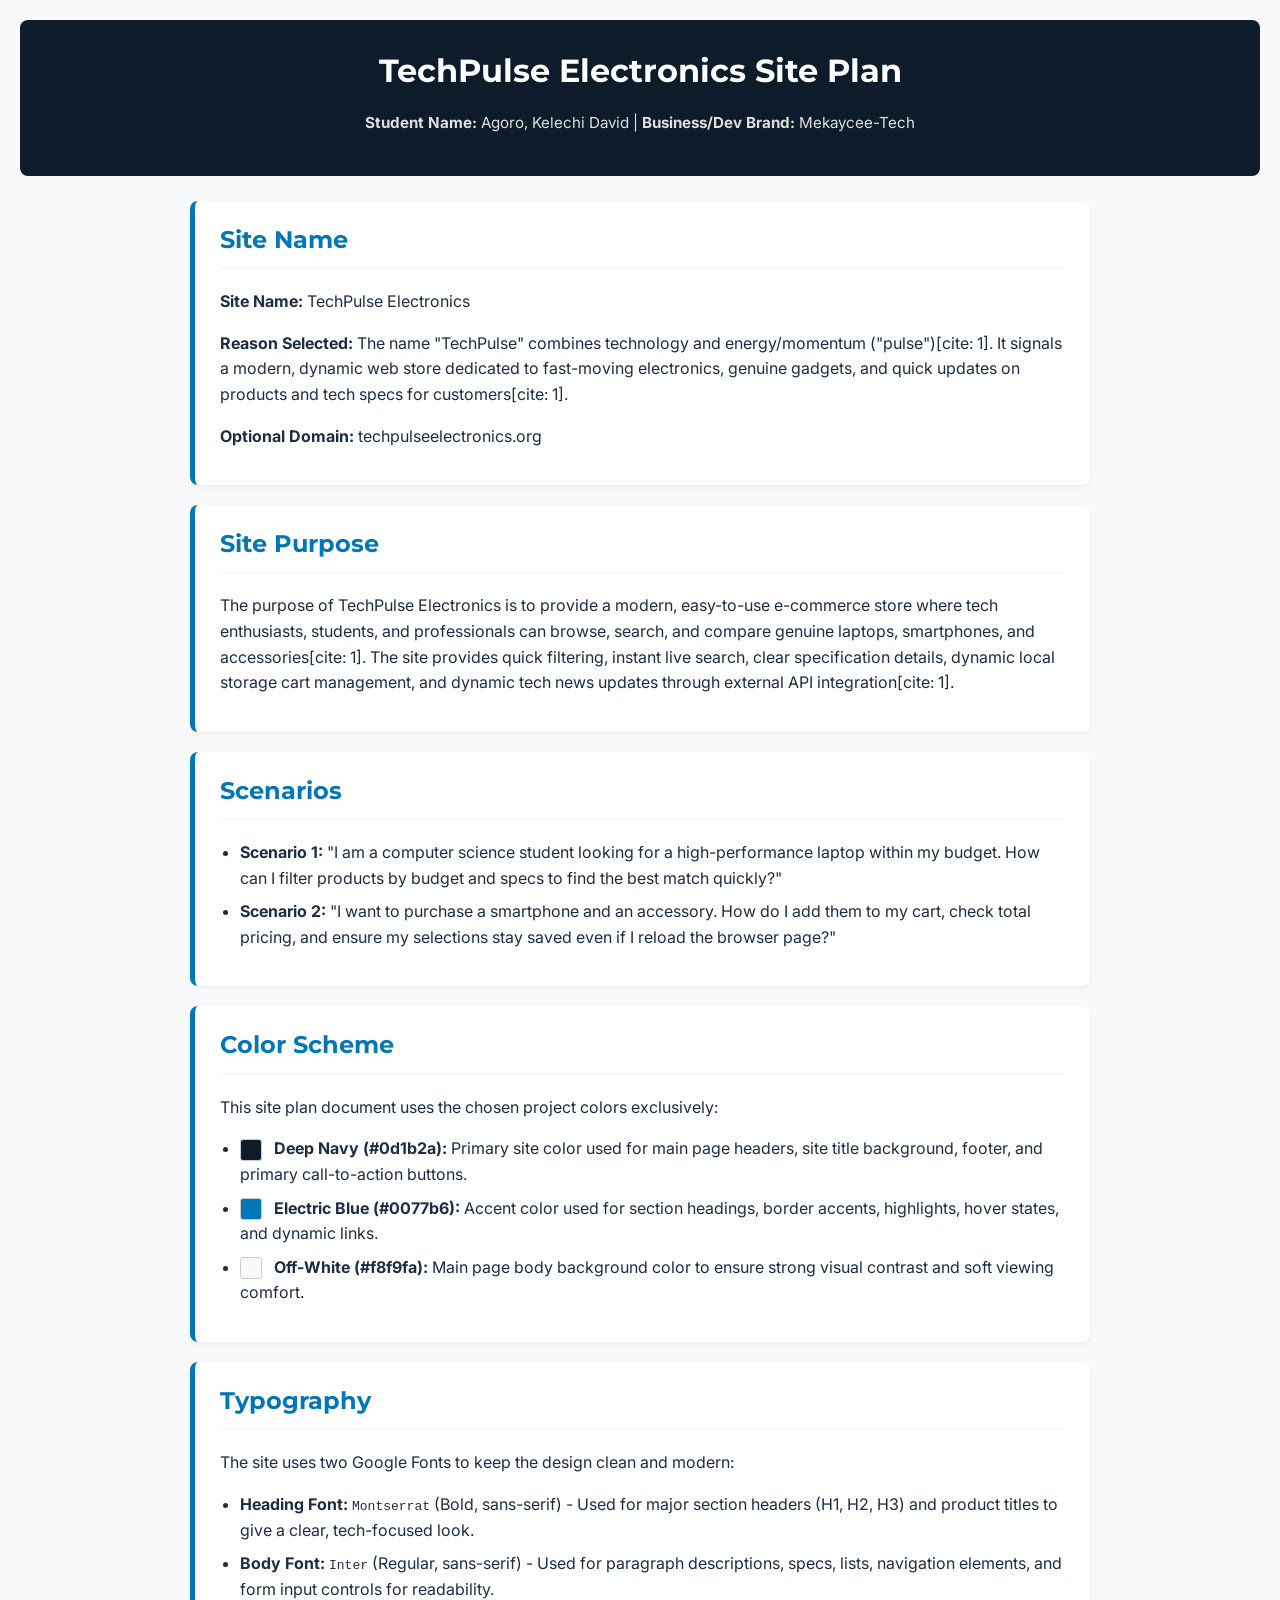
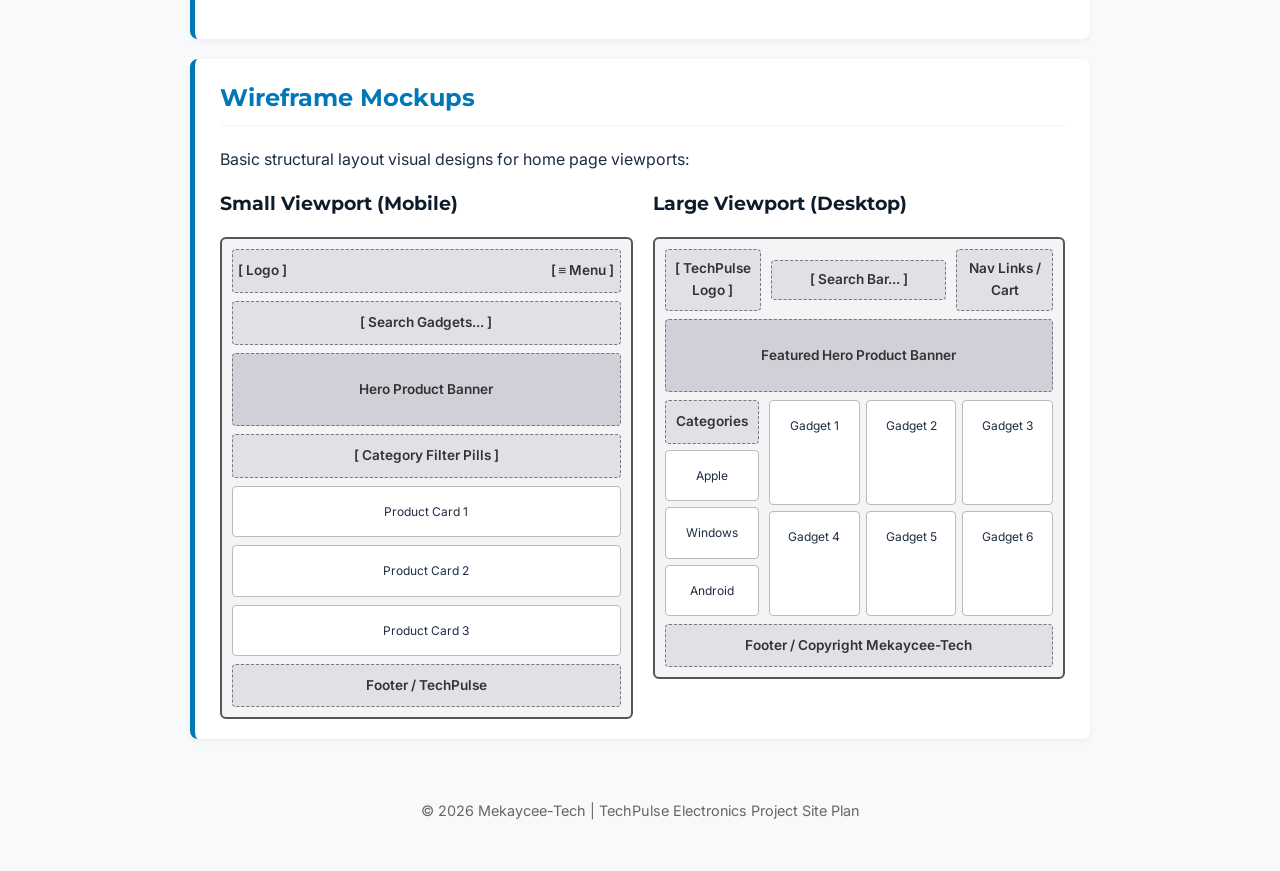
<file: site-plan.html>
<!DOCTYPE html>
<html lang="en">
<head>
    <meta charset="UTF-8">
    <meta name="viewport" content="width=device-width, initial-scale=1.0">
    <title>Site Plan: TechPulse Electronics</title>
    <!-- Google Fonts import for typography requirements -->
    <link rel="preconnect" href="https://fonts.googleapis.com">
    <link rel="preconnect" href="https://fonts.gstatic.com" crossorigin>
    <link href="https://fonts.googleapis.com/css2?family=Inter:wght@400;600&family=Montserrat:wght@700&display=swap" rel="stylesheet">
    
    <style>
        /* Selected Color Scheme Definitions */
        :root {
            --primary-color: #0d1b2a;    /* Deep Navy: Used for main header, footer, primary buttons, title text */
            --accent-color: #0077b6;     /* Electric Blue: Used for subheadings, highlights, accents, links */
            --background-color: #f8f9fa; /* Off-White: Used for body background to keep high readability */
            --card-background: #ffffff; /* Pure White: Used for content boxes and section cards */
            --text-color: #1d2d44;        /* Dark Slate: Used for main body text and paragraph descriptions */
        }

        /* Typography Definitions */
        body {
            font-family: 'Inter', sans-serif; /* Body font for standard paragraphs and descriptions */
            background-color: var(--background-color);
            color: var(--text-color);
            line-height: 1.6;
            margin: 0;
            padding: 20px;
        }

        h1, h2, h3 {
            font-family: 'Montserrat', sans-serif; /* Heading font for section titles and site headers */
            color: var(--primary-color);
            margin-top: 0;
        }

        header {
            background-color: var(--primary-color);
            color: #ffffff;
            padding: 25px;
            text-align: center;
            border-radius: 8px;
            margin-bottom: 25px;
        }

        header h1 {
            color: #ffffff;
            margin-bottom: 5px;
        }

        .meta-info {
            font-size: 0.95rem;
            color: #e0e1dd;
        }

        main {
            max-width: 900px;
            margin: 0 auto;
        }

        section {
            background-color: var(--card-background);
            padding: 20px 25px;
            margin-bottom: 20px;
            border-radius: 8px;
            border-left: 5px solid var(--accent-color);
            box-shadow: 0 2px 5px rgba(0,0,0,0.05);
        }

        h2 {
            border-bottom: 2px solid var(--background-color);
            padding-bottom: 8px;
            color: var(--accent-color);
        }

        ul {
            padding-left: 20px;
        }

        li {
            margin-bottom: 8px;
        }

        .color-box {
            display: inline-block;
            width: 20px;
            height: 20px;
            vertical-align: middle;
            border-radius: 3px;
            border: 1px solid #ccc;
            margin-right: 8px;
        }

        /* Visual Wireframe Mockups using HTML/CSS Containers */
        .wireframe-container {
            display: flex;
            flex-wrap: wrap;
            gap: 20px;
            margin-top: 15px;
        }

        .wireframe-wrapper {
            flex: 1;
            min-width: 280px;
        }

        .wf-frame {
            border: 2px solid #555;
            background-color: #f4f4f6;
            padding: 10px;
            border-radius: 6px;
            display: flex;
            flex-direction: column;
            gap: 8px;
            box-sizing: border-box;
        }

        .wf-block {
            background-color: #e0e0e5;
            border: 1px dashed #777;
            color: #333;
            text-align: center;
            padding: 10px 5px;
            font-size: 0.85rem;
            font-weight: 600;
            border-radius: 4px;
        }

        .wf-header-desktop {
            display: flex;
            justify-content: space-between;
            align-items: center;
            gap: 10px;
        }

        .wf-header-desktop .wf-block {
            padding: 8px;
        }

        .wf-hero {
            padding: 25px 10px;
            background-color: #d0d0d8;
        }

        .wf-desktop-content {
            display: flex;
            gap: 10px;
        }

        .wf-sidebar {
            flex: 1;
            display: flex;
            flex-direction: column;
            gap: 6px;
        }

        .wf-main-grid {
            flex: 3;
            display: grid;
            grid-template-columns: repeat(3, 1fr);
            gap: 6px;
        }

        .wf-card {
            background-color: #ffffff;
            border: 1px solid #bbb;
            padding: 15px 5px;
            text-align: center;
            font-size: 0.75rem;
            border-radius: 4px;
        }

        .wf-mobile-cards {
            display: flex;
            flex-direction: column;
            gap: 8px;
        }

        footer {
            text-align: center;
            padding: 15px;
            font-size: 0.9rem;
            color: #666;
            margin-top: 30px;
        }
    </style>
</head>
<body>

    <header>
        <h1>TechPulse Electronics Site Plan</h1>
        <div class="meta-info">
            <p><strong>Student Name:</strong> Agoro, Kelechi David | <strong>Business/Dev Brand:</strong> Mekaycee-Tech</p>
        </div>
    </header>

    <main>
        <!-- Site Name Section -->
        <section>
            <h2>Site Name</h2>
            <p><strong>Site Name:</strong> TechPulse Electronics</p>
            <p><strong>Reason Selected:</strong> The name "TechPulse" combines technology and energy/momentum ("pulse")[cite: 1]. It signals a modern, dynamic web store dedicated to fast-moving electronics, genuine gadgets, and quick updates on products and tech specs for customers[cite: 1].</p>
            <p><strong>Optional Domain:</strong> techpulseelectronics.org</p>
        </section>

        <!-- Site Purpose Section -->
        <section>
            <h2>Site Purpose</h2>
            <p>The purpose of TechPulse Electronics is to provide a modern, easy-to-use e-commerce store where tech enthusiasts, students, and professionals can browse, search, and compare genuine laptops, smartphones, and accessories[cite: 1]. The site provides quick filtering, instant live search, clear specification details, dynamic local storage cart management, and dynamic tech news updates through external API integration[cite: 1].</p>
        </section>

        <!-- Target Audience Scenarios -->
        <section>
            <h2>Scenarios</h2>
            <ul>
                <li><strong>Scenario 1:</strong> "I am a computer science student looking for a high-performance laptop within my budget. How can I filter products by budget and specs to find the best match quickly?"</li>
                <li><strong>Scenario 2:</strong> "I want to purchase a smartphone and an accessory. How do I add them to my cart, check total pricing, and ensure my selections stay saved even if I reload the browser page?"</li>
            </ul>
        </section>

        <!-- Color Scheme -->
        <section>
            <h2>Color Scheme</h2>
            <p>This site plan document uses the chosen project colors exclusively:</p>
            <ul>
                <li>
                    <span class="color-box" style="background-color: #0d1b2a;"></span>
                    <strong>Deep Navy (#0d1b2a):</strong> Primary site color used for main page headers, site title background, footer, and primary call-to-action buttons.
                </li>
                <li>
                    <span class="color-box" style="background-color: #0077b6;"></span>
                    <strong>Electric Blue (#0077b6):</strong> Accent color used for section headings, border accents, highlights, hover states, and dynamic links.
                </li>
                <li>
                    <span class="color-box" style="background-color: #f8f9fa;"></span>
                    <strong>Off-White (#f8f9fa):</strong> Main page body background color to ensure strong visual contrast and soft viewing comfort.
                </li>
            </ul>
        </section>

        <!-- Typography Section -->
        <section>
            <h2>Typography</h2>
            <p>The site uses two Google Fonts to keep the design clean and modern:</p>
            <ul>
                <li><strong>Heading Font:</strong> <code>Montserrat</code> (Bold, sans-serif) - Used for major section headers (H1, H2, H3) and product titles to give a clear, tech-focused look.</li>
                <li><strong>Body Font:</strong> <code>Inter</code> (Regular, sans-serif) - Used for paragraph descriptions, specs, lists, navigation elements, and form input controls for readability.</li>
            </ul>
        </section>

        <!-- Wireframe Section -->
        <section>
            <h2>Wireframe Mockups</h2>
            <p>Basic structural layout visual designs for home page viewports:</p>
            
            <div class="wireframe-container">
                <!-- Small Viewport Wireframe -->
                <div class="wireframe-wrapper">
                    <h3>Small Viewport (Mobile)</h3>
                    <div class="wf-frame">
                        <div class="wf-block" style="display: flex; justify-content: space-between;">
                            <span>[ Logo ]</span>
                            <span>[ ≡ Menu ]</span>
                        </div>
                        <div class="wf-block">[ Search Gadgets... ]</div>
                        <div class="wf-block wf-hero">Hero Product Banner</div>
                        <div class="wf-block">[ Category Filter Pills ]</div>
                        <div class="wf-mobile-cards">
                            <div class="wf-card">Product Card 1</div>
                            <div class="wf-card">Product Card 2</div>
                            <div class="wf-card">Product Card 3</div>
                        </div>
                        <div class="wf-block">Footer / TechPulse</div>
                    </div>
                </div>

                <!-- Large Viewport Wireframe -->
                <div class="wireframe-wrapper">
                    <h3>Large Viewport (Desktop)</h3>
                    <div class="wf-frame">
                        <div class="wf-header-desktop">
                            <div class="wf-block" style="flex:1;">[ TechPulse Logo ]</div>
                            <div class="wf-block" style="flex:2;">[ Search Bar... ]</div>
                            <div class="wf-block" style="flex:1;">Nav Links / Cart</div>
                        </div>
                        <div class="wf-block wf-hero">Featured Hero Product Banner</div>
                        <div class="wf-desktop-content">
                            <div class="wf-sidebar">
                                <div class="wf-block">Categories</div>
                                <div class="wf-card">Apple</div>
                                <div class="wf-card">Windows</div>
                                <div class="wf-card">Android</div>
                            </div>
                            <div class="wf-main-grid">
                                <div class="wf-card">Gadget 1</div>
                                <div class="wf-card">Gadget 2</div>
                                <div class="wf-card">Gadget 3</div>
                                <div class="wf-card">Gadget 4</div>
                                <div class="wf-card">Gadget 5</div>
                                <div class="wf-card">Gadget 6</div>
                            </div>
                        </div>
                        <div class="wf-block">Footer / Copyright Mekaycee-Tech</div>
                    </div>
                </div>
            </div>
        </section>
    </main>

    <footer>
        <p>&copy; 2026 Mekaycee-Tech | TechPulse Electronics Project Site Plan</p>
    </footer>

</body>
</html>
</file>
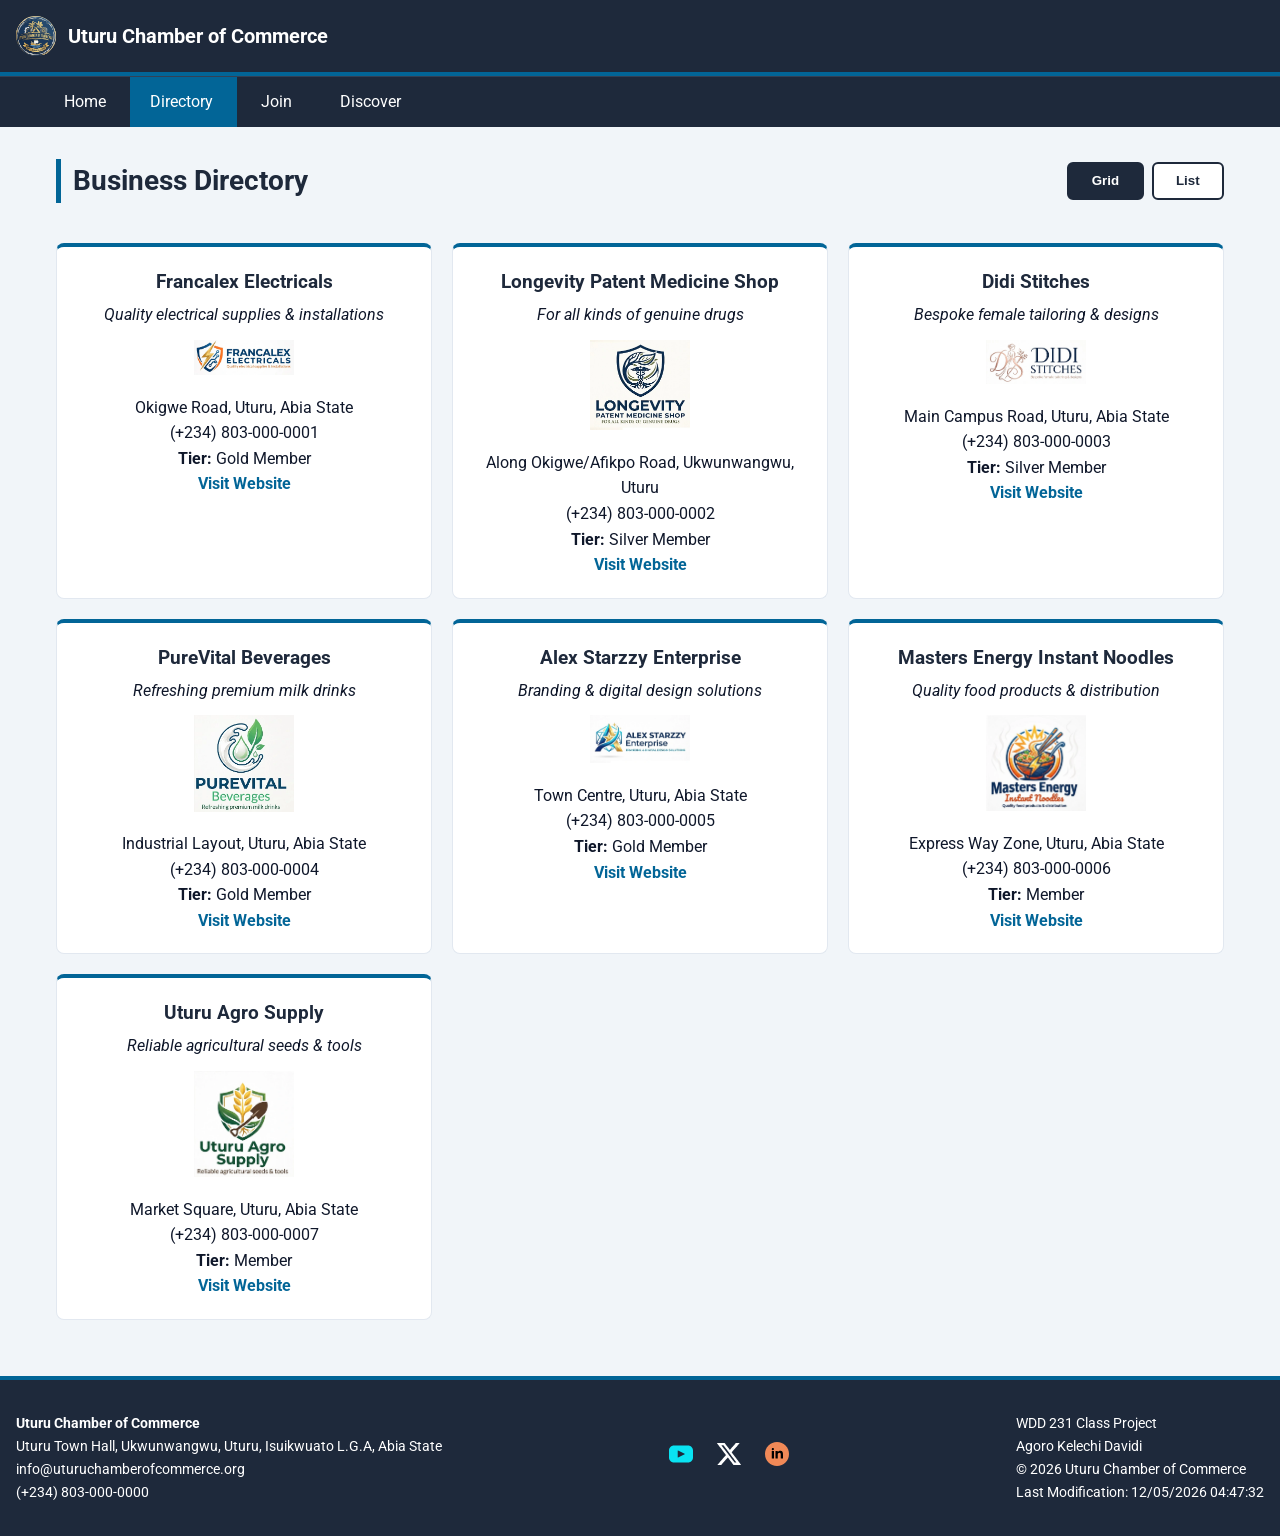
<file: chamber/directory.html>
<!DOCTYPE html>
<html lang="en">
<head>
  <meta charset="UTF-8">
  <meta name="viewport" content="width=device-width, initial-scale=1.0">
  <title>Directory | Uturu Chamber of Commerce</title>
  <meta name="description" content="Business directory of members supporting local economic growth in Uturu.">
  <meta name="author" content="Agoro Kelechi Davidi">
  
  <link rel="icon" href="images/favicon.ico" type="image/x-icon">

  <!-- Open Graph / Facebook -->
  <meta property="og:type" content="website">
  <meta property="og:title" content="Uturu Chamber of Commerce Directory">
  <meta property="og:description" content="Explore local businesses and trade members operating in Uturu.">
  <meta property="og:image" content="https://mekaycee-tech.github.io/wdd231/chamber/images/og-image.jpg">
  <meta property="og:url" content="https://mekaycee-tech.github.io/wdd231/chamber/directory.html">

  <!-- Google Fonts -->
  <link rel="preconnect" href="https://fonts.googleapis.com">
  <link rel="preconnect" href="https://fonts.gstatic.com" crossorigin>
  <link href="https://fonts.googleapis.com/css2?family=Roboto:wght@400;500;700&display=swap" rel="stylesheet">

  <!-- CSS -->
  <link rel="stylesheet" href="styles/small.css">
  <link rel="stylesheet" href="styles/larger.css">

  <!-- Scripts -->
  <script src="scripts/navigation.js" defer></script>
  <script src="scripts/dates.js" defer></script>
  <script src="scripts/directory.js" defer></script>
</head>
<body>

  <header>
    <div class="logo-container">
      <img src="images/logo.svg" alt="Uturu Chamber Logo" class="logo" width="40" height="40">
      <span>Uturu Chamber of Commerce</span>
    </div>
    <button id="menu-toggle" aria-label="Toggle Navigation Menu">☰</button>
  </header>

  <nav id="nav-menu">
    <ul>
      <li><a href="index.html">Home</a></li>
      <li><a href="directory.html" class="active">Directory</a></li>
      <li><a href="join.html">Join</a></li>
      <li><a href="discover.html">Discover</a></li>
    </ul>
  </nav>

  <main>
    <div class="directory-header">
      <h1>Business Directory</h1>
      <div class="view-toggles">
        <button id="grid-view" class="btn active" aria-label="Grid View">Grid</button>
        <button id="list-view" class="btn" aria-label="List View">List</button>
      </div>
    </div>

    <article id="members-container" class="grid-layout-view">
      <!-- Cards dynamically generated via directory.js -->
    </article>
  </main>

  <footer>
    <div class="footer-info">
      <p><strong>Uturu Chamber of Commerce</strong></p>
      <p>Uturu Town Hall, Ukwunwangwu, Uturu, Isuikwuato L.G.A, Abia State</p>
      <p>info@uturuchamberofcommerce.org</p>
      <p>(+234) 803-000-0000</p>
    </div>

    <div class="social-links">
      <a href="https://youtube.com" target="_blank" rel="noopener" aria-label="YouTube"><img src="images/youtube.svg" alt="YouTube" width="24" height="24"></a>
      <a href="https://x.com" target="_blank" rel="noopener" aria-label="X (Twitter)"><img src="images/twitter.svg" alt="X" width="24" height="24"></a>
      <a href="https://linkedin.com" target="_blank" rel="noopener" aria-label="LinkedIn"><img src="images/linkedin.svg" alt="LinkedIn" width="24" height="24"></a>
    </div>

    <div class="footer-dev">
      <p>WDD 231 Class Project</p>
      <p>Agoro Kelechi Davidi</p>
      <p>&copy; <span id="currentyear"></span> Uturu Chamber of Commerce</p>
      <p id="lastModified"></p>
    </div>
  </footer>

</body>
</html>
</file>
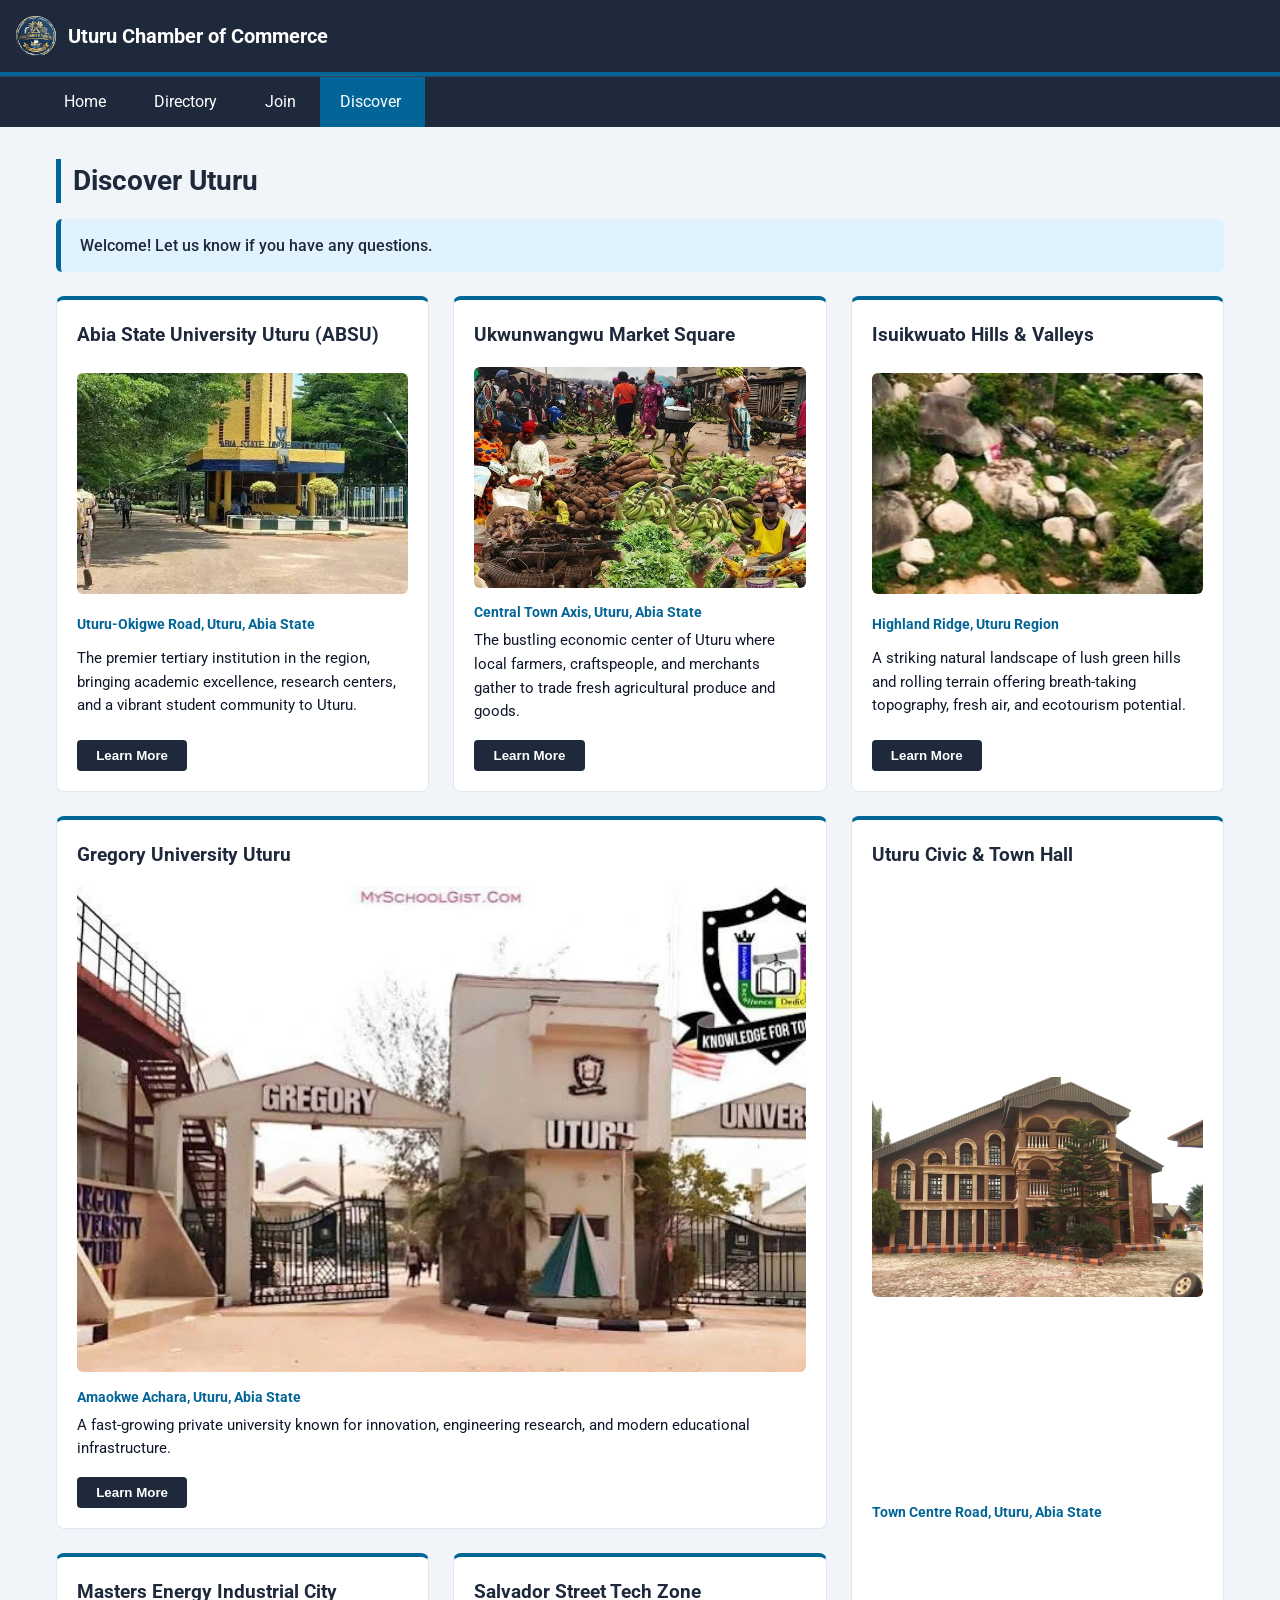
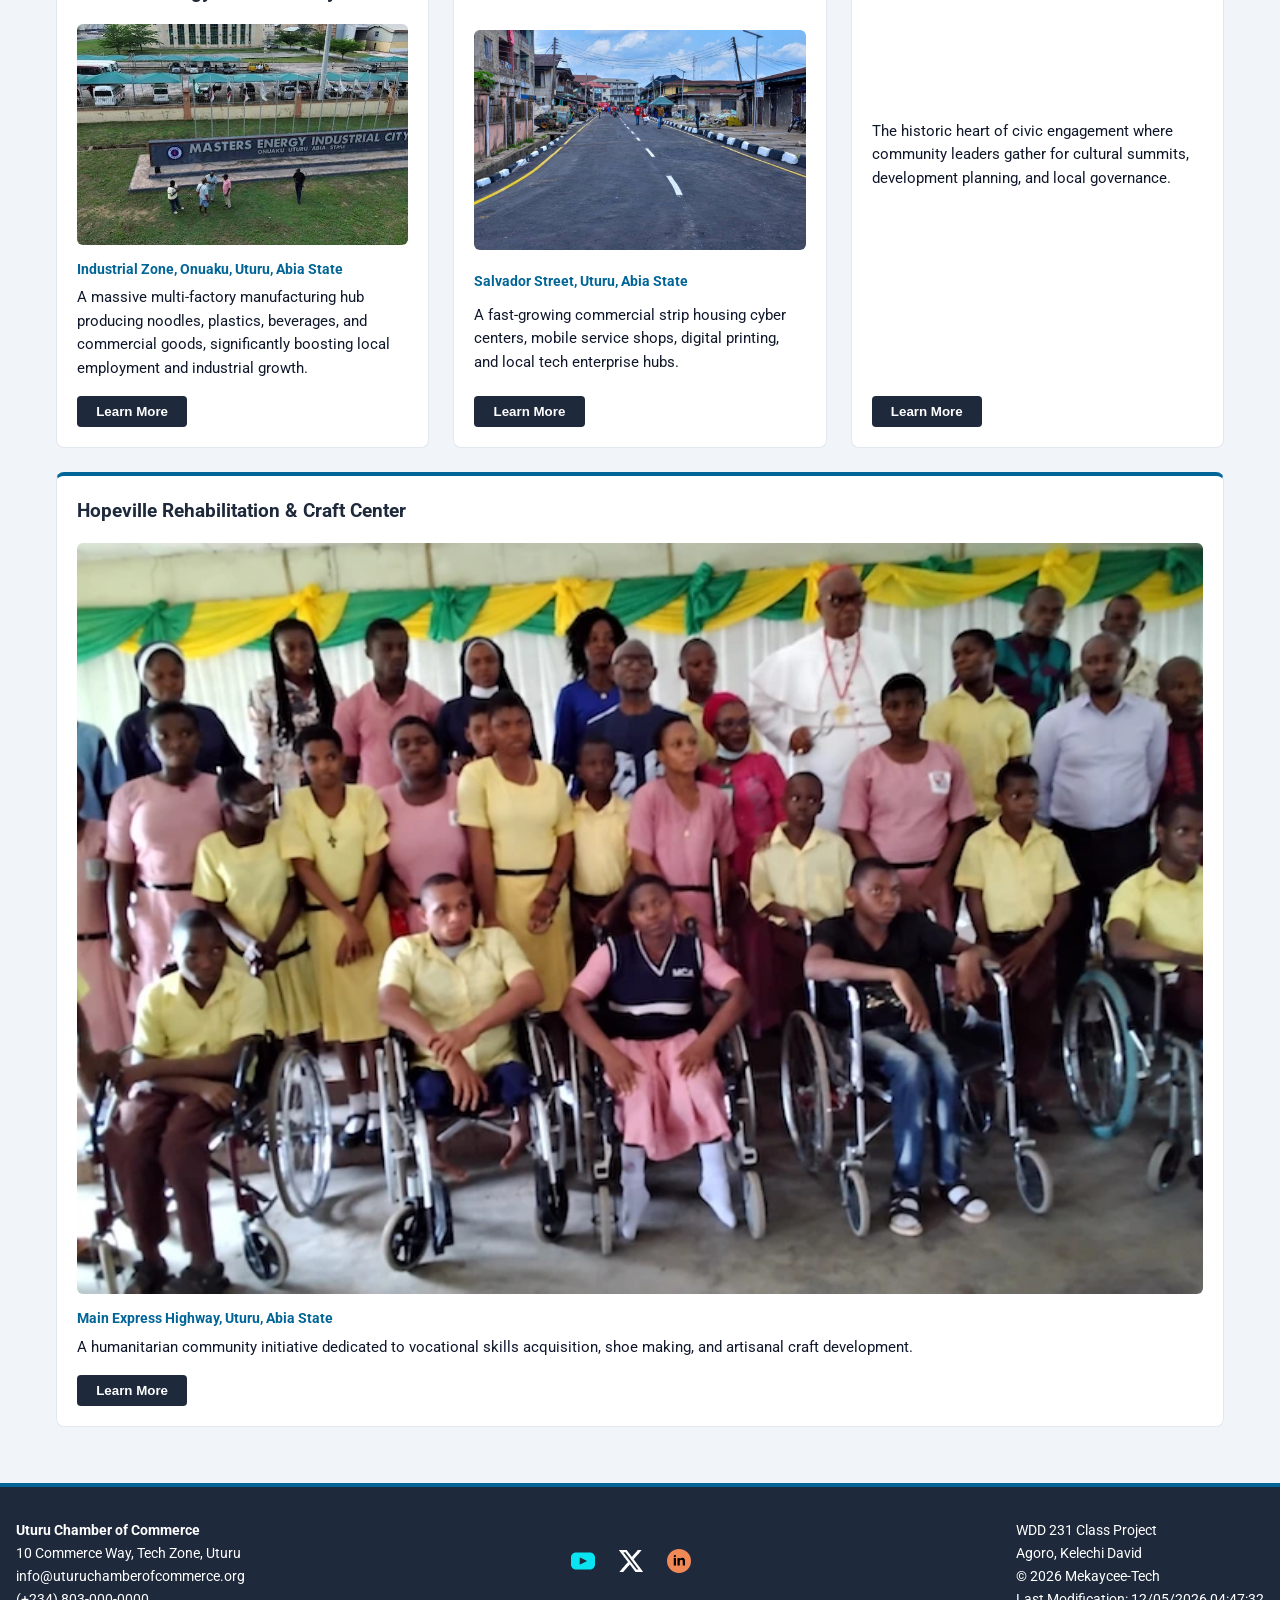
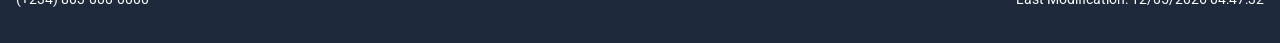
<file: chamber/discover.html>
<!DOCTYPE html>
<html lang="en">
<head>
  <meta charset="UTF-8">
  <meta name="viewport" content="width=device-width, initial-scale=1.0">
  <title>Discover Uturu | Uturu Chamber of Commerce</title>
  <meta name="description" content="Explore key points of interest, landmarks, demographics, and economic features of Uturu, Abia State.">
  <meta name="author" content="Agoro, Kelechi David">

  <link rel="icon" href="images/favicon.ico" type="image/x-icon">

  <!-- Open Graph Meta Tags -->
  <meta property="og:type" content="website">
  <meta property="og:title" content="Discover Uturu - Points of Interest">
  <meta property="og:description" content="Discover the natural beauty, educational hubs, and economic opportunities in Uturu.">
  <meta property="og:image" content="https://mekaycee-tech.github.io/wdd231/chamber/images/og-image.jpg">
  <meta property="og:url" content="https://mekaycee-tech.github.io/wdd231/chamber/discover.html">

  <!-- Google Fonts -->
  <link rel="preconnect" href="https://fonts.googleapis.com">
  <link rel="preconnect" href="https://fonts.gstatic.com" crossorigin>
  <link href="https://fonts.googleapis.com/css2?family=Roboto:wght@400;500;700&display=swap" rel="stylesheet">

  <!-- CSS -->
  <link rel="stylesheet" href="styles/small.css">
  <link rel="stylesheet" href="styles/larger.css">

  <!-- Standard Scripts -->
  <script src="scripts/navigation.js" defer></script>
  <script src="scripts/dates.js" defer></script>
  
  <!-- FIX 1: Removed 'defer' attribute from module script to fix W3C Error -->
  <script type="module" src="scripts/discover.js"></script>
</head>
<body>

  <header>
    <div class="logo-container">
      <img src="images/logo.svg" alt="Uturu Chamber Logo" class="logo" width="40" height="40">
      <span>Uturu Chamber of Commerce</span>
    </div>
    <button id="menu-toggle" aria-label="Toggle Navigation Menu">☰</button>
  </header>

  <nav id="nav-menu">
    <ul>
      <li><a href="index.html">Home</a></li>
      <li><a href="directory.html">Directory</a></li>
      <li><a href="join.html">Join</a></li>
      <li><a href="discover.html" class="active">Discover</a></li>
    </ul>
  </nav>

  <main>
    <h1>Discover Uturu</h1>

    <!-- Visitor Message Banner (localStorage) -->
    <div id="visit-message" class="visit-banner" role="status"></div>

    <!-- FIX 2: Added heading to section to fix W3C Warning -->
    <section id="discover-grid" class="discover-container">
      <h2 class="sr-only">Points of Interest in Uturu</h2>
      <!-- 8 Cards populated via discover.js -->
    </section>
  </main>

  <footer>
    <div class="footer-info">
      <p><strong>Uturu Chamber of Commerce</strong></p>
      <p>10 Commerce Way, Tech Zone, Uturu</p>
      <p>info@uturuchamberofcommerce.org</p>
      <p>(+234) 803-000-0000</p>
    </div>

    <div class="social-links">
      <a href="https://youtube.com" target="_blank" rel="noopener" aria-label="YouTube"><img src="images/youtube.svg" alt="YouTube" width="24" height="24"></a>
      <a href="https://x.com" target="_blank" rel="noopener" aria-label="X"><img src="images/twitter.svg" alt="X" width="24" height="24"></a>
      <a href="https://linkedin.com" target="_blank" rel="noopener" aria-label="LinkedIn"><img src="images/linkedin.svg" alt="LinkedIn" width="24" height="24"></a>
    </div>

    <div class="footer-dev">
      <p>WDD 231 Class Project</p>
      <p>Agoro, Kelechi David</p>
      <p>&copy; <span id="currentyear"></span> Mekaycee-Tech</p>
      <p id="lastModified"></p>
    </div>
  </footer>

</body>
</html>
</file>
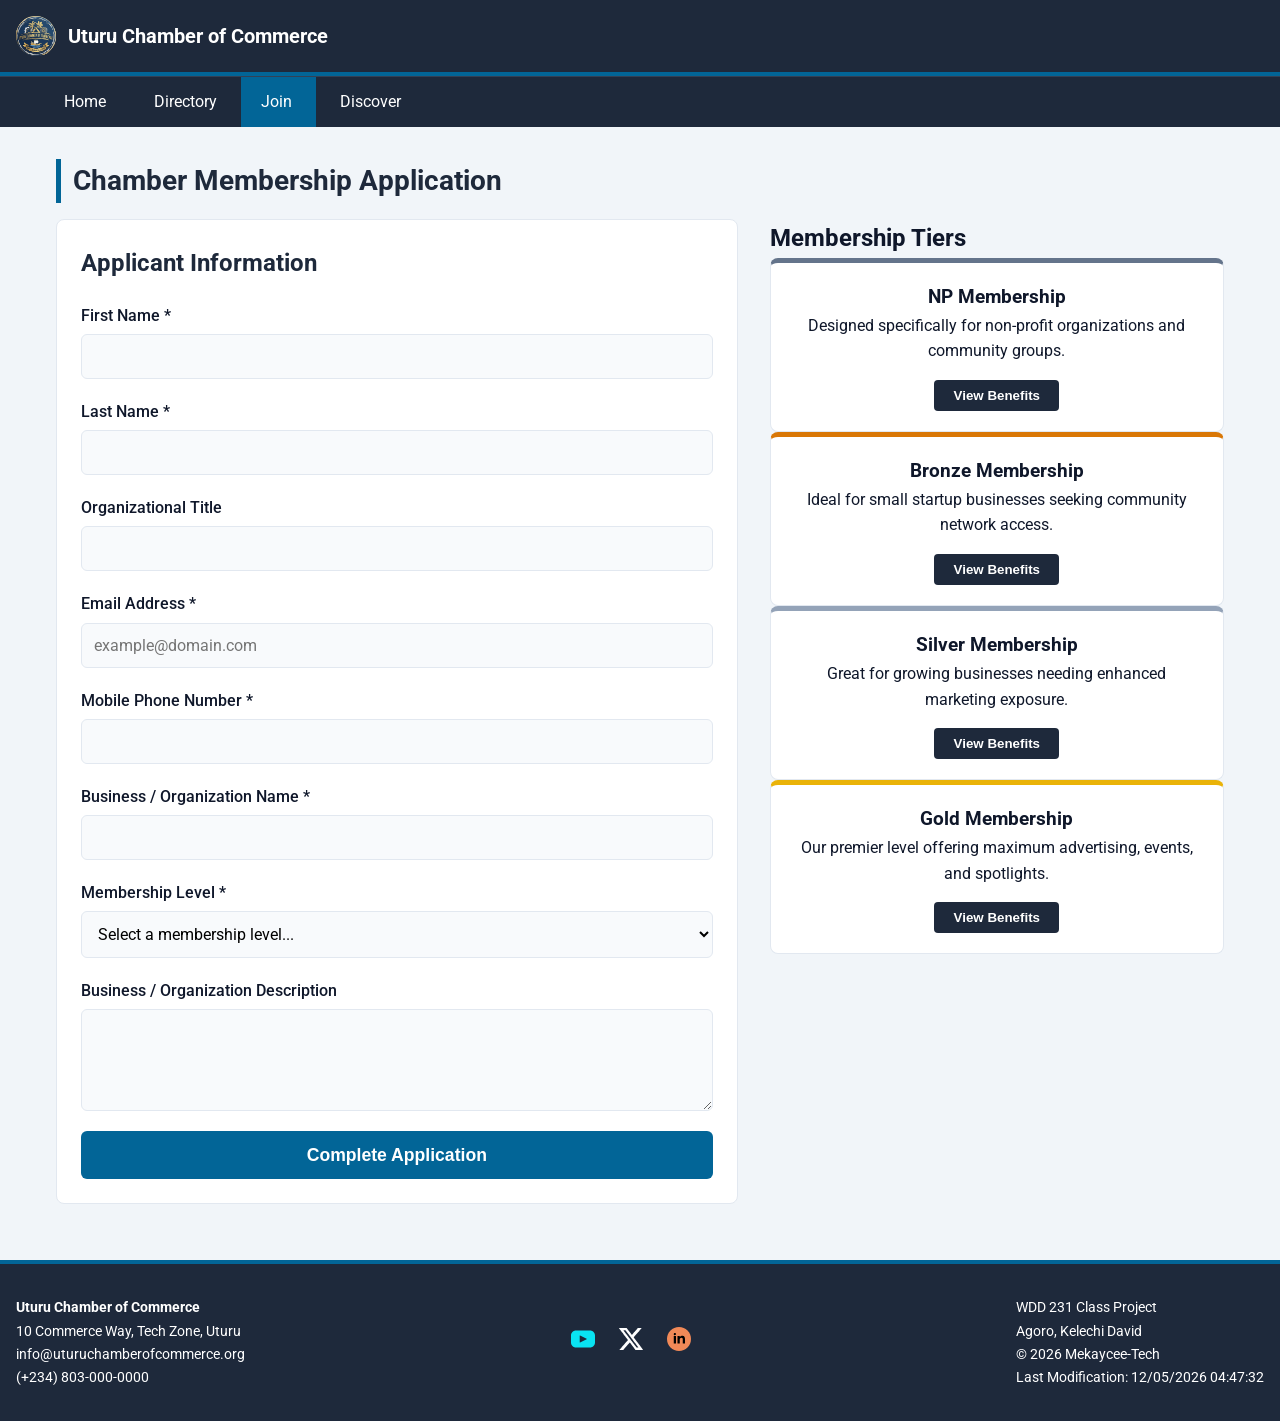
<file: chamber/join.html>
<!DOCTYPE html>
<html lang="en">
<head>
  <meta charset="UTF-8">
  <meta name="viewport" content="width=device-width, initial-scale=1.0">
  <title>Join | Uturu Chamber of Commerce</title>
  <meta name="description" content="Apply for membership with the Uturu Chamber of Commerce to grow your local business and network.">
  <meta name="author" content="Agoro, Kelechi David">

  <link rel="icon" href="images/favicon.ico" type="image/x-icon">

  <!-- Open Graph Meta Tags -->
  <meta property="og:type" content="website">
  <meta property="og:title" content="Join Uturu Chamber of Commerce">
  <meta property="og:description" content="Select a membership tier and join our growing local business community in Uturu.">
  <meta property="og:image" content="https://mekaycee-tech.github.io/wdd231/chamber/images/og-image.jpg">
  <meta property="og:url" content="https://mekaycee-tech.github.io/wdd231/chamber/join.html">

  <!-- Fonts -->
  <link rel="preconnect" href="https://fonts.googleapis.com">
  <link rel="preconnect" href="https://fonts.gstatic.com" crossorigin>
  <link href="https://fonts.googleapis.com/css2?family=Roboto:wght@400;500;700&display=swap" rel="stylesheet">

  <!-- CSS -->
  <link rel="stylesheet" href="styles/small.css">
  <link rel="stylesheet" href="styles/larger.css">

  <!-- Scripts -->
  <script src="scripts/navigation.js" defer></script>
  <script src="scripts/dates.js" defer></script>
  <script src="scripts/join.js" defer></script>
</head>
<body>

  <header>
    <div class="logo-container">
      <img src="images/logo.svg" alt="Uturu Chamber Logo" class="logo" width="40" height="40">
      <span>Uturu Chamber of Commerce</span>
    </div>
    <button id="menu-toggle" aria-label="Toggle Navigation Menu">☰</button>
  </header>

  <nav id="nav-menu">
    <ul>
      <li><a href="index.html">Home</a></li>
      <li><a href="directory.html">Directory</a></li>
      <li><a href="join.html" class="active">Join</a></li>
      <li><a href="discover.html">Discover</a></li>
    </ul>
  </nav>

  <main>
    <h1>Chamber Membership Application</h1>

    <div class="join-container">
      
      <!-- Membership Application Form -->
      <form method="get" action="thankyou.html" class="join-form">
        <h2>Applicant Information</h2>

        <label>
          First Name *
          <input type="text" name="fname" id="fname" required title="Please enter your first name" autocomplete="given-name">
        </label>

        <label>
          Last Name *
          <input type="text" name="lname" id="lname" required title="Please enter your last name" autocomplete="family-name">
        </label>

        <label>
          Organizational Title
          <input type="text" name="orgtitle" id="orgtitle" title="Title must contain at least 7 characters (letters, hyphens, and spaces only)" autocomplete="organization-title" pattern="[A-Za-z\s\-]{7,}">
        </label>

        <label>
          Email Address *
          <input type="email" name="email" id="email" required title="Please enter a valid email address" autocomplete="email" placeholder="example@domain.com">
        </label>

        <label>
          Mobile Phone Number *
          <input type="tel" name="phone" id="phone" required title="Please enter your mobile phone number" autocomplete="tel">
        </label>

        <label>
          Business / Organization Name *
          <input type="text" name="organization" id="organization" required title="Please enter your business or organization name" autocomplete="organization">
        </label>

        <label>
          Membership Level *
          <select name="membership" id="membership" required title="Select your desired membership tier">
            <option value="" disabled selected>Select a membership level...</option>
            <option value="np">NP Membership (Non-Profit - Free)</option>
            <option value="bronze">Bronze Membership</option>
            <option value="silver">Silver Membership</option>
            <option value="gold">Gold Membership</option>
          </select>
        </label>

        <label>
          Business / Organization Description
          <textarea name="description" id="description" rows="4" title="Brief description of your business or organization"></textarea>
        </label>

        <!-- Hidden Timestamp Field -->
        <input type="hidden" name="timestamp" id="timestamp">

        <input type="submit" value="Complete Application" class="submit-btn">
      </form>

      <!-- Animated Membership Cards -->
      <section class="membership-cards">
        <h2>Membership Tiers</h2>

        <div class="tier-card card-np">
          <h3>NP Membership</h3>
          <p>Designed specifically for non-profit organizations and community groups.</p>
          <button type="button" class="info-btn" id="btn-np">View Benefits</button>
        </div>

        <div class="tier-card card-bronze">
          <h3>Bronze Membership</h3>
          <p>Ideal for small startup businesses seeking community network access.</p>
          <button type="button" class="info-btn" id="btn-bronze">View Benefits</button>
        </div>

        <div class="tier-card card-silver">
          <h3>Silver Membership</h3>
          <p>Great for growing businesses needing enhanced marketing exposure.</p>
          <button type="button" class="info-btn" id="btn-silver">View Benefits</button>
        </div>

        <div class="tier-card card-gold">
          <h3>Gold Membership</h3>
          <p>Our premier level offering maximum advertising, events, and spotlights.</p>
          <button type="button" class="info-btn" id="btn-gold">View Benefits</button>
        </div>
      </section>

    </div>

    <!-- HTML Modals for Tier Benefits -->
    <dialog id="modal-np" class="modal">
      <div class="modal-content">
        <h3>NP Membership Benefits</h3>
        <p><strong>Cost:</strong> Free</p>
        <ul>
          <li>Basic listing in the online business directory.</li>
          <li>Access to monthly networking breakfasts.</li>
          <li>Community bulletin board posting privileges.</li>
        </ul>
        <button type="button" class="close-modal">Close</button>
      </div>
    </dialog>

    <dialog id="modal-bronze" class="modal">
      <div class="modal-content">
        <h3>Bronze Membership Benefits</h3>
        <p><strong>Cost:</strong> $150 / Year</p>
        <ul>
          <li>Full business directory listing with logo and web link.</li>
          <li>Discounted tickets to annual business summits.</li>
          <li>Quarterly newsletter business recognition.</li>
        </ul>
        <button type="button" class="close-modal">Close</button>
      </div>
    </dialog>

    <dialog id="modal-silver" class="modal">
      <div class="modal-content">
        <h3>Silver Membership Benefits</h3>
        <p><strong>Cost:</strong> $300 / Year</p>
        <ul>
          <li>All Bronze level benefits included.</li>
          <li>Eligible for Homepage Random Spotlight advertisements.</li>
          <li>Free booth placement at annual chamber expos.</li>
        </ul>
        <button type="button" class="close-modal">Close</button>
      </div>
    </dialog>

    <dialog id="modal-gold" class="modal">
      <div class="modal-content">
        <h3>Gold Membership Benefits</h3>
        <p><strong>Cost:</strong> $500 / Year</p>
        <ul>
          <li>All Silver and Bronze level benefits included.</li>
          <li>Priority placement on Homepage Member Spotlights.</li>
          <li>VIP sponsorship status for all community events.</li>
          <li>Free quarterly digital marketing consultations.</li>
        </ul>
        <button type="button" class="close-modal">Close</button>
      </div>
    </dialog>

  </main>

  <footer>
    <div class="footer-info">
      <p><strong>Uturu Chamber of Commerce</strong></p>
      <p>10 Commerce Way, Tech Zone, Uturu</p>
      <p>info@uturuchamberofcommerce.org</p>
      <p>(+234) 803-000-0000</p>
    </div>

    <div class="social-links">
      <a href="https://youtube.com" target="_blank" rel="noopener" aria-label="YouTube"><img src="images/youtube.svg" alt="YouTube" width="24" height="24"></a>
      <a href="https://x.com" target="_blank" rel="noopener" aria-label="X"><img src="images/twitter.svg" alt="X" width="24" height="24"></a>
      <a href="https://linkedin.com" target="_blank" rel="noopener" aria-label="LinkedIn"><img src="images/linkedin.svg" alt="LinkedIn" width="24" height="24"></a>
    </div>

    <div class="footer-dev">
      <p>WDD 231 Class Project</p>
      <p>Agoro, Kelechi David</p>
      <p>&copy; <span id="currentyear"></span> Mekaycee-Tech</p>
      <p id="lastModified"></p>
    </div>
  </footer>

</body>
</html>
</file>
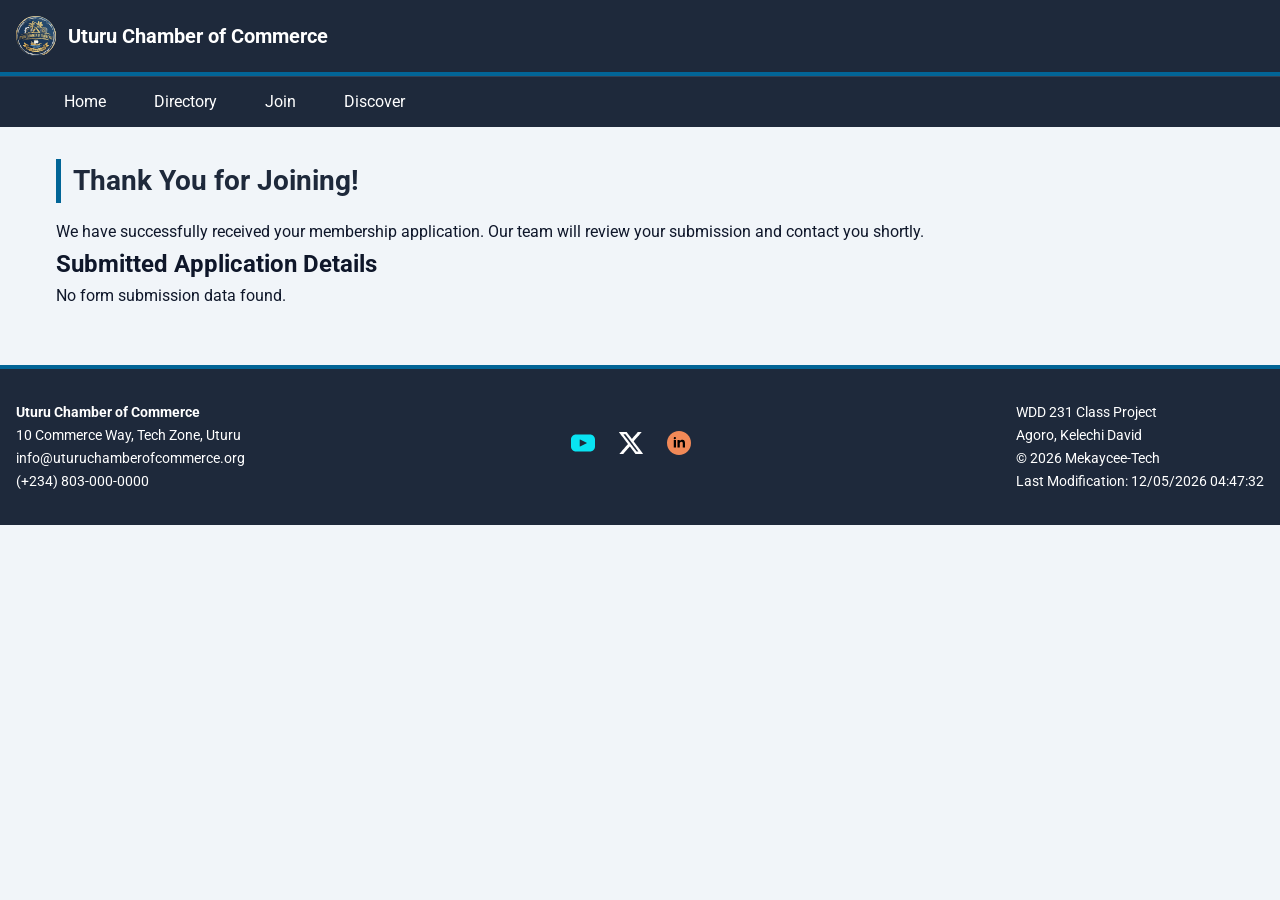
<file: chamber/thankyou.html>
<!DOCTYPE html>
<html lang="en">
<head>
  <meta charset="UTF-8">
  <meta name="viewport" content="width=device-width, initial-scale=1.0">
  <title>Application Received | Uturu Chamber of Commerce</title>
  <meta name="description" content="Thank you for applying to join the Uturu Chamber of Commerce.">
  <meta name="author" content="Agoro, Kelechi David">

  <link rel="icon" href="images/favicon.ico" type="image/x-icon">

  <!-- Fonts -->
  <link rel="preconnect" href="https://fonts.googleapis.com">
  <link rel="preconnect" href="https://fonts.gstatic.com" crossorigin>
  <link href="https://fonts.googleapis.com/css2?family=Roboto:wght@400;500;700&display=swap" rel="stylesheet">

  <!-- CSS -->
  <link rel="stylesheet" href="styles/small.css">
  <link rel="stylesheet" href="styles/larger.css">

  <!-- Scripts -->
  <script src="scripts/navigation.js" defer></script>
  <script src="scripts/dates.js" defer></script>
  <script src="scripts/thankyou.js" defer></script>
</head>
<body>

  <header>
    <div class="logo-container">
      <img src="images/logo.svg" alt="Uturu Chamber Logo" class="logo" width="40" height="40">
      <span>Uturu Chamber of Commerce</span>
    </div>
    <button id="menu-toggle" aria-label="Toggle Navigation Menu">☰</button>
  </header>

  <nav id="nav-menu">
    <ul>
      <li><a href="index.html">Home</a></li>
      <li><a href="directory.html">Directory</a></li>
      <li><a href="join.html">Join</a></li>
      <li><a href="discover.html">Discover</a></li>
    </ul>
  </nav>

  <main>
    <section class="thankyou-card">
      <h1>Thank You for Joining!</h1>
      <p>We have successfully received your membership application. Our team will review your submission and contact you shortly.</p>

      <h2>Submitted Application Details</h2>
      <div id="results" class="results-display">
        <!-- Application details generated dynamically via thankyou.js -->
      </div>
    </section>
  </main>

  <footer>
    <div class="footer-info">
      <p><strong>Uturu Chamber of Commerce</strong></p>
      <p>10 Commerce Way, Tech Zone, Uturu</p>
      <p>info@uturuchamberofcommerce.org</p>
      <p>(+234) 803-000-0000</p>
    </div>

    <div class="social-links">
      <a href="https://youtube.com" target="_blank" rel="noopener" aria-label="YouTube"><img src="images/youtube.svg" alt="YouTube" width="24" height="24"></a>
      <a href="https://x.com" target="_blank" rel="noopener" aria-label="X"><img src="images/twitter.svg" alt="X" width="24" height="24"></a>
      <a href="https://linkedin.com" target="_blank" rel="noopener" aria-label="LinkedIn"><img src="images/linkedin.svg" alt="LinkedIn" width="24" height="24"></a>
    </div>

    <div class="footer-dev">
      <p>WDD 231 Class Project</p>
      <p>Agoro, Kelechi David</p>
      <p>&copy; <span id="currentyear"></span> Mekaycee-Tech</p>
      <p id="lastModified"></p>
    </div>
  </footer>

</body>
</html>
</file>
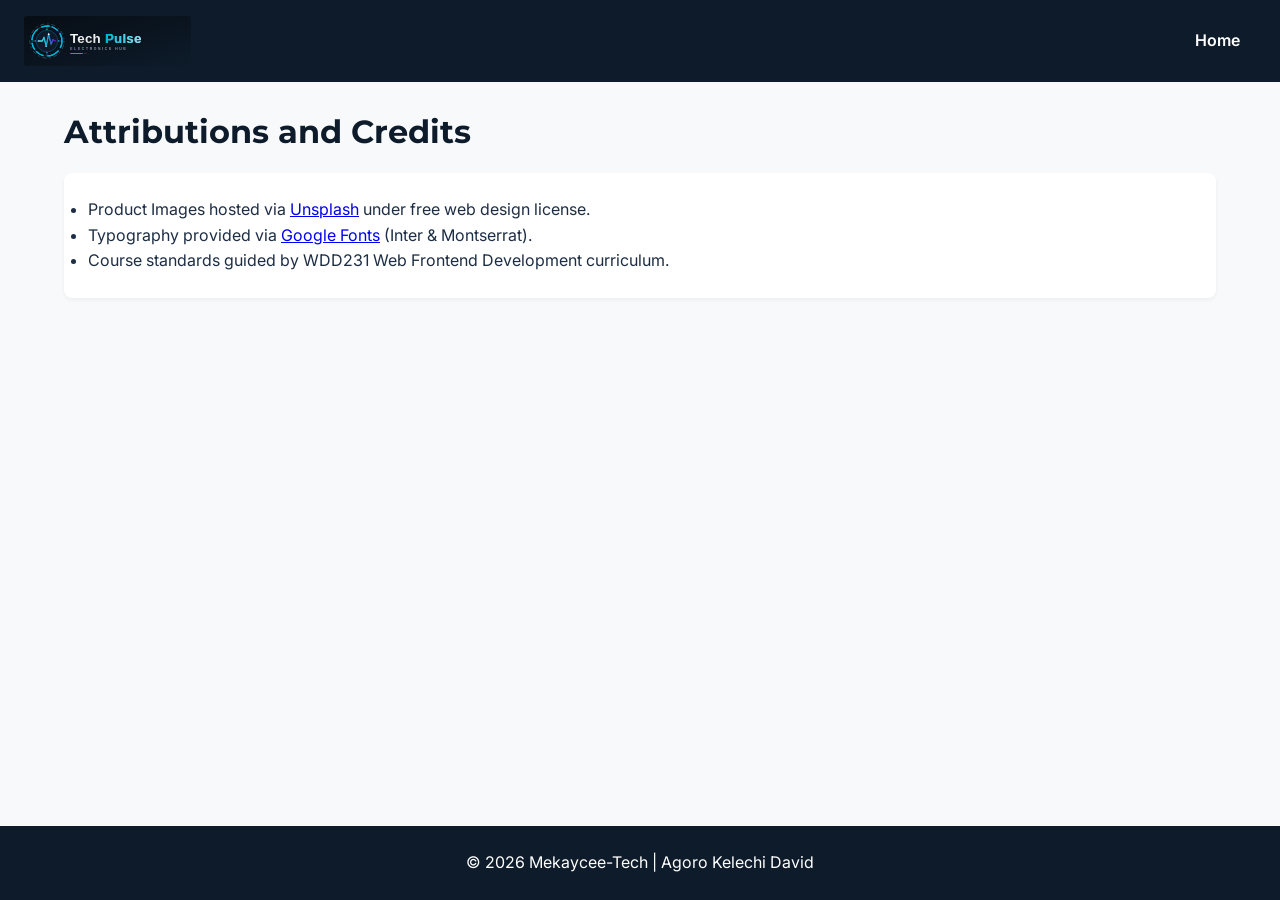
<file: final/attributions.html>
<!DOCTYPE html>
<html lang="en">
<head>
  <meta charset="UTF-8">
  <meta name="viewport" content="width=device-width, initial-scale=1.0">
  <title>Attributions | TechPulse Electronics</title>

  <!-- Required Meta & SEO Tags -->
  <meta name="description" content="Attributions and asset credits for TechPulse Electronics project.">
  <meta name="author" content="Agoro Kelechi David">

  <!-- Open Graph Social Sharing Tags (Domain Matched) -->
  <meta property="og:title" content="Attributions - TechPulse Electronics">
  <meta property="og:type" content="website">
  <meta property="og:description" content="Attributions and source citations for assets used on TechPulse Electronics.">
  <meta property="og:image" content="https://mekaycee-tech.github.io/wdd231/final/images/logo.svg">
  <meta property="og:url" content="https://mekaycee-tech.github.io/wdd231/final/attributions.html">

  <!-- Favicon Link -->
  <link rel="icon" href="images/favicon.svg" type="image/svg+xml">

  <!-- Google Fonts API Preconnect and Link Tags -->
  <link rel="preconnect" href="https://fonts.googleapis.com">
  <link rel="preconnect" href="https://fonts.gstatic.com" crossorigin>
  <link href="https://fonts.googleapis.com/css2?family=Inter:wght@400;600&family=Montserrat:wght@700&display=swap" rel="stylesheet">

  <!-- External Local CSS Stylesheets (2 required by audit) -->
  <link rel="stylesheet" href="styles/style.css">
  <link rel="stylesheet" href="styles/responsive.css">
</head>
<body>

  <header>
    <div class="brand">
      <img src="images/logo.svg" alt="TechPulse Electronics Logo" width="200" height="60" class="site-logo">
    </div>
    <nav>
      <ul>
        <li><a href="index.html">Home</a></li>
      </ul>
    </nav>
  </header>

  <main>
    <h1>Attributions and Credits</h1>
    <div class="cart-list">
      <ul>
        <li>Product Images hosted via <a href="https://unsplash.com" target="_blank" rel="noopener">Unsplash</a> under free web design license.</li>
        <li>Typography provided via <a href="https://fonts.google.com" target="_blank" rel="noopener">Google Fonts</a> (Inter & Montserrat).</li>
        <li>Course standards guided by WDD231 Web Frontend Development curriculum.</li>
      </ul>
    </div>
  </main>

  <footer>
    <p>&copy; 2026 Mekaycee-Tech | Agoro Kelechi David</p>
  </footer>

</body>
</html>
</file>
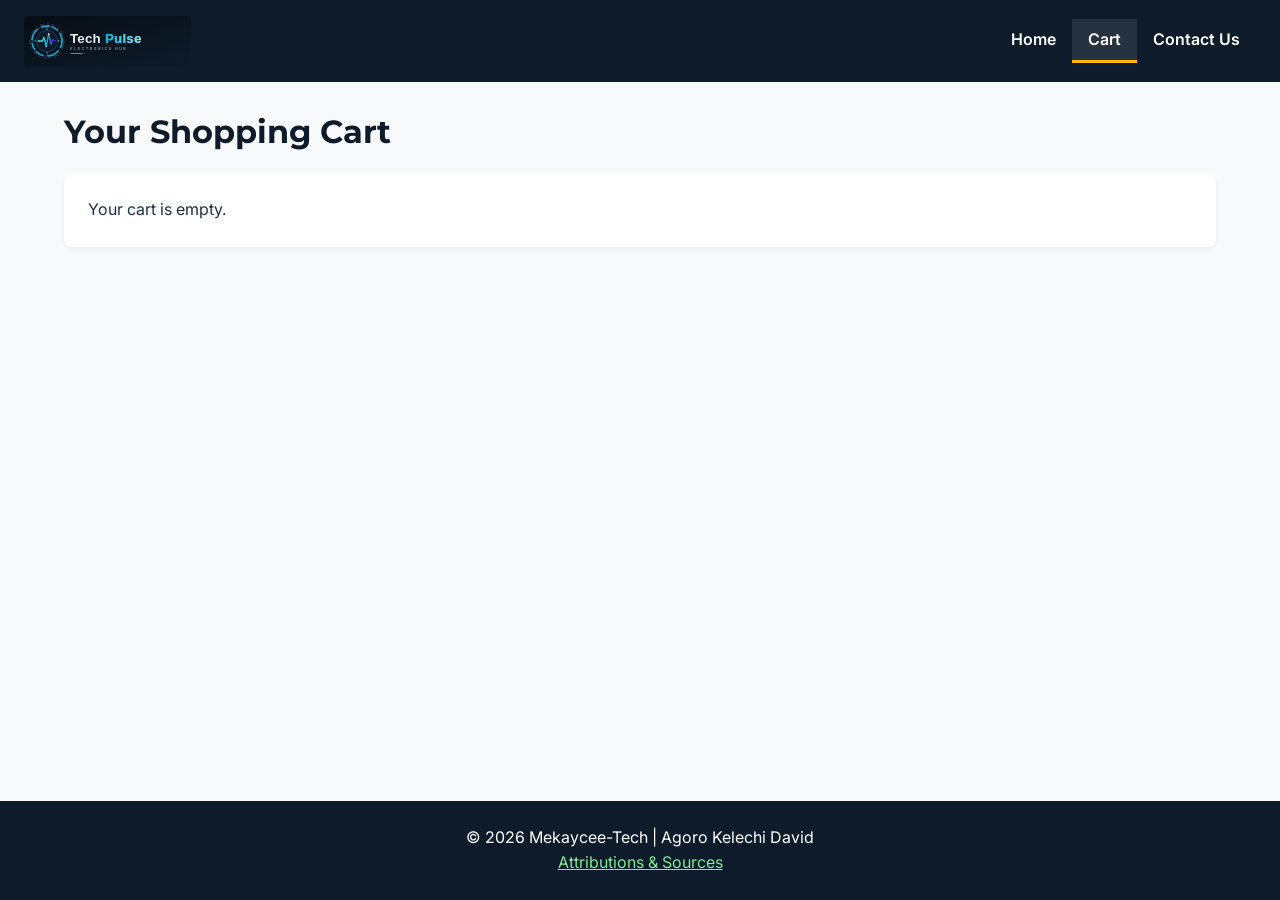
<file: final/cart.html>
<!DOCTYPE html>
<html lang="en">
<head>
  <meta charset="UTF-8">
  <meta name="viewport" content="width=device-width, initial-scale=1.0">
  <title>TechPulse Electronics | Your Cart</title>

  <!-- Required Meta & SEO Tags -->
  <meta name="description" content="View items added to your cart, check total price, and manage saved local items at TechPulse Electronics.">
  <meta name="author" content="Agoro Kelechi David">

  <!-- Open Graph Social Sharing Tags -->
  <meta property="og:title" content="TechPulse Shopping Cart">
  <meta property="og:type" content="website">
  <meta property="og:description" content="Review your selected electronics and proceed to checkout easily at TechPulse.">
  <meta property="og:image" content="https://mekaycee-tech.github.io/wdd231/final/images/logo.svg">
  <meta property="og:url" content="https://mekaycee-tech.github.io/wdd231/final/cart.html">

  <!-- Favicon Link -->
  <link rel="icon" href="images/favicon.svg" type="image/svg+xml">

  <!-- Google Fonts API Preconnect and Link Tags -->
  <link rel="preconnect" href="https://fonts.googleapis.com">
  <link rel="preconnect" href="https://fonts.gstatic.com" crossorigin>
  <link href="https://fonts.googleapis.com/css2?family=Inter:wght@400;600&family=Montserrat:wght@700&display=swap" rel="stylesheet">

  <!-- External Local CSS Stylesheets -->
  <link rel="stylesheet" href="styles/style.css">
  <link rel="stylesheet" href="styles/responsive.css">

  <!-- External JavaScript Module in Head -->
  <script type="module" src="scripts/cart.js"></script>
</head>
<body>

  <header>
    <div class="brand">
      <img src="images/logo.svg" alt="TechPulse Electronics Logo" width="200" height="60" class="site-logo">
    </div>
    <button class="hamburger" id="hamburger-btn" aria-label="Toggle navigation menu">☰</button>
    <nav>
      <ul id="nav-menu">
        <li><a href="index.html">Home</a></li>
        <li><a href="cart.html" class="active">Cart</a></li>
        <li><a href="contact.html">Contact Us</a></li>
      </ul>
    </nav>
  </header>

  <main>
    <h1>Your Shopping Cart</h1>
    <div class="cart-list" id="cart-container">
      <!-- Cart items loaded dynamically via JavaScript -->
    </div>
  </main>

  <footer>
    <p>&copy; 2026 Mekaycee-Tech | Agoro Kelechi David</p>
    <p><a href="attributions.html">Attributions & Sources</a></p>
  </footer>

</body>
</html>
</file>
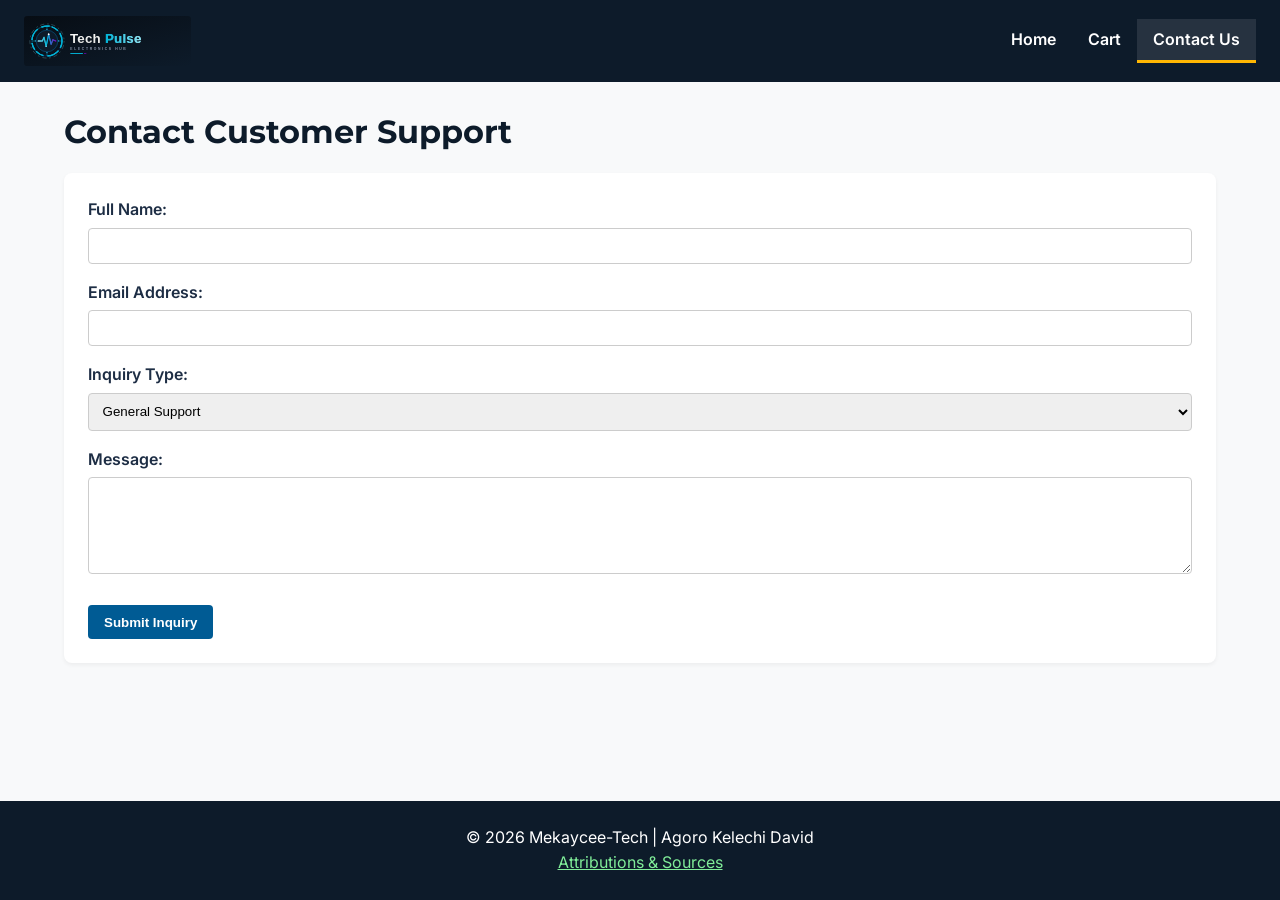
<file: final/contact.html>
<!DOCTYPE html>
<html lang="en">
<head>
  <meta charset="UTF-8">
  <meta name="viewport" content="width=device-width, initial-scale=1.0">
  <title>TechPulse Electronics | Contact Us</title>

  <!-- Required Meta & SEO Tags -->
  <meta name="description" content="Contact TechPulse support team for questions, device inquiries, or customer support.">
  <meta name="author" content="Agoro Kelechi David">

  <!-- Open Graph Social Sharing Tags -->
  <meta property="og:title" content="Contact TechPulse Electronics">
  <meta property="og:type" content="website">
  <meta property="og:description" content="Reach out to the TechPulse customer support team for prompt help with products and orders.">
  <meta property="og:image" content="https://mekaycee-tech.github.io/wdd231/final/images/logo.svg">
  <meta property="og:url" content="https://mekaycee-tech.github.io/wdd231/final/contact.html">

  <!-- Favicon Link -->
  <link rel="icon" href="images/favicon.svg" type="image/svg+xml">

  <!-- Google Fonts API Preconnect and Link Tags -->
  <link rel="preconnect" href="https://fonts.googleapis.com">
  <link rel="preconnect" href="https://fonts.gstatic.com" crossorigin>
  <link href="https://fonts.googleapis.com/css2?family=Inter:wght@400;600&family=Montserrat:wght@700&display=swap" rel="stylesheet">

  <!-- External Local CSS Stylesheets -->
  <link rel="stylesheet" href="styles/style.css">
  <link rel="stylesheet" href="styles/responsive.css">

  <!-- External JavaScript Module in Head -->
  <script type="module" src="scripts/contact.js"></script>
</head>
<body>

  <header>
    <div class="brand">
      <img src="images/logo.svg" alt="TechPulse Electronics Logo" width="200" height="60" class="site-logo">
    </div>
    <button class="hamburger" id="hamburger-btn" aria-label="Toggle navigation menu">☰</button>
    <nav>
      <ul id="nav-menu">
        <li><a href="index.html">Home</a></li>
        <li><a href="cart.html">Cart</a></li>
        <li><a href="contact.html" class="active">Contact Us</a></li>
      </ul>
    </nav>
  </header>

  <main>
    <h1>Contact Customer Support</h1>
    <div class="form-container">
      <form action="thanks.html" method="get">
        <div class="form-group">
          <label for="fullname">Full Name:</label>
          <input type="text" id="fullname" name="fullname" required>
        </div>

        <div class="form-group">
          <label for="email">Email Address:</label>
          <input type="email" id="email" name="email" required>
        </div>

        <div class="form-group">
          <label for="subject">Inquiry Type:</label>
          <select id="subject" name="subject">
            <option value="General Support">General Support</option>
            <option value="Order Tracking">Order Tracking</option>
            <option value="Product Return">Product Return</option>
          </select>
        </div>

        <div class="form-group">
          <label for="message">Message:</label>
          <textarea id="message" name="message" rows="5" required></textarea>
        </div>

        <button type="submit" class="btn">Submit Inquiry</button>
      </form>
    </div>
  </main>

  <footer>
    <p>&copy; 2026 Mekaycee-Tech | Agoro Kelechi David</p>
    <p><a href="attributions.html">Attributions & Sources</a></p>
  </footer>

</body>
</html>
</file>
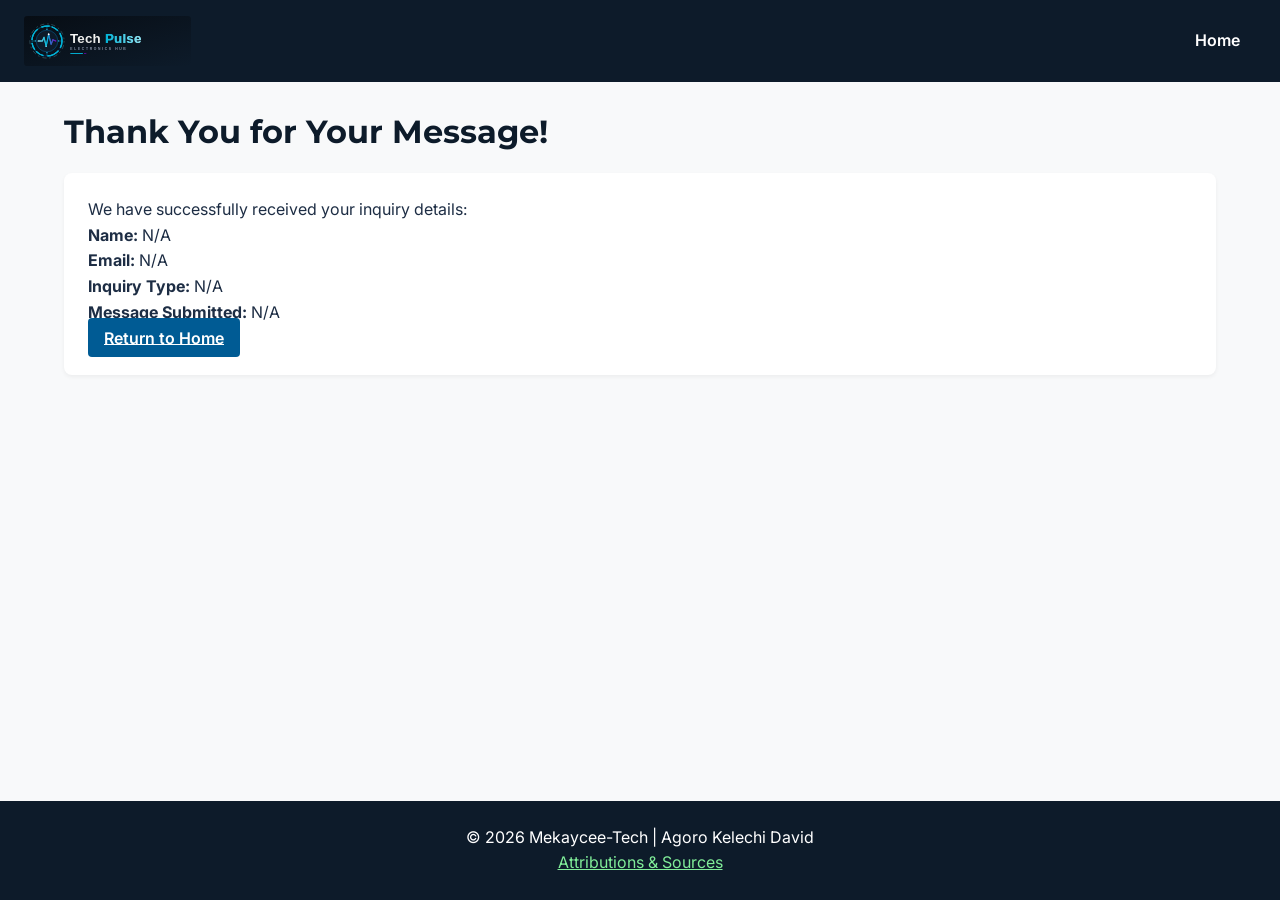
<file: final/thanks.html>
<!DOCTYPE html>
<html lang="en">
<head>
  <meta charset="UTF-8">
  <meta name="viewport" content="width=device-width, initial-scale=1.0">
  <title>Thank You | TechPulse Electronics</title>

  <!-- Required Meta & SEO Tags -->
  <meta name="description" content="Inquiry submission confirmation page displaying submitted form parameters at TechPulse Electronics.">
  <meta name="author" content="Agoro Kelechi David">

  <!-- Open Graph Social Sharing Tags (Domain Matched) -->
  <meta property="og:title" content="Thank You - TechPulse Electronics">
  <meta property="og:type" content="website">
  <meta property="og:description" content="Inquiry submission confirmation details for TechPulse Electronics.">
  <meta property="og:image" content="https://mekaycee-tech.github.io/wdd231/final/images/logo.svg">
  <meta property="og:url" content="https://mekaycee-tech.github.io/wdd231/final/thanks.html">

  <!-- Favicon Link -->
  <link rel="icon" href="images/favicon.svg" type="image/svg+xml">

  <!-- Google Fonts API Preconnect and Link Tags -->
  <link rel="preconnect" href="https://fonts.googleapis.com">
  <link rel="preconnect" href="https://fonts.gstatic.com" crossorigin>
  <link href="https://fonts.googleapis.com/css2?family=Inter:wght@400;600&family=Montserrat:wght@700&display=swap" rel="stylesheet">

  <!-- External Local CSS Stylesheets (2 required by audit) -->
  <link rel="stylesheet" href="styles/style.css">
  <link rel="stylesheet" href="styles/responsive.css">

  <!-- External JavaScript Module -->
  <script type="module" src="scripts/form.module.js"></script>
</head>
<body>

  <header>
    <div class="brand">
      <img src="images/logo.svg" alt="TechPulse Electronics Logo" width="200" height="60" class="site-logo">
    </div>
    <nav>
      <ul>
        <li><a href="index.html">Home</a></li>
      </ul>
    </nav>
  </header>

  <main>
    <h1>Thank You for Your Message!</h1>
    <div class="cart-list">
      <p>We have successfully received your inquiry details:</p>
      <div id="form-results"></div>
      <a href="index.html" class="btn">Return to Home</a>
    </div>
  </main>

  <footer>
    <p>&copy; 2026 Mekaycee-Tech | Agoro Kelechi David</p>
    <p><a href="attributions.html">Attributions & Sources</a></p>
  </footer>

</body>
</html>
</file>
<file: chamber/styles/small.css>
:root {
  /* Standardized Hex Color Palette */
  --primary-color: #1e293b;
  --primary-accent: #026597;
  --accent-gold: #d97706;
  --accent-silver: #475569;
  --accent-green: #16a34a;
  --bg-color: #f1f5f9;
  --card-bg: #ffffff;
  --text-color: #0f172a;
  --border-color: #e2e8f0;
  --white: #ffffff;
  --nav-bg: #334155;
  --overlay-bg: #0f172ae0; /* Hex with alpha channel replaces rgba */
}

* {
  box-sizing: border-box;
  margin: 0;
  padding: 0;
}

body {
  font-family: 'Roboto', sans-serif;
  background-color: var(--bg-color);
  color: var(--text-color);
  line-height: 1.6;
}

/* Accessibility Class for Screen Readers */
.sr-only {
  position: absolute;
  width: 1px;
  height: 1px;
  padding: 0;
  margin: -1px;
  overflow: hidden;
  clip: rect(0, 0, 0, 0);
  border: 0;
}

/* Header & Logo */
header {
  background-color: var(--primary-color);
  color: var(--white);
  display: flex;
  justify-content: space-between;
  align-items: center;
  padding: 1rem;
  border-bottom: 4px solid var(--primary-accent);
}

.logo-container {
  display: flex;
  align-items: center;
  gap: 0.75rem;
  font-size: 1.25rem;
  font-weight: 700;
  color: var(--white);
}

#menu-toggle {
  background: transparent;
  border: transparent;
  color: var(--white);
  font-size: 1.75rem;
  cursor: pointer;
}

/* Navigation */
nav {
  display: none;
  background-color: var(--nav-bg);
}

nav.open {
  display: block;
}

nav ul {
  list-style: none;
}

nav a {
  display: block;
  padding: 0.75rem 1rem;
  color: var(--white);
  text-decoration: none;
  border-bottom: 1px solid var(--accent-silver);
  transition: background-color 0.2s ease, padding-left 0.2s ease;
}

nav a:hover,
nav a.active {
  background-color: var(--primary-accent);
  padding-left: 1.25rem;
}

/* Main Layout */
main {
  padding: 1rem;
  max-width: 1200px;
  margin: 0 auto;
}

h1 {
  margin: 1rem 0;
  font-size: 1.75rem;
  color: var(--primary-color);
  border-left: 5px solid var(--primary-accent);
  padding-left: 0.75rem;
}

/* Hero Section */
.hero-container {
  position: relative;
  width: 100%;
  min-height: 260px;
  margin-bottom: 1.5rem;
  border-radius: 8px;
  overflow: hidden;
  background-color: var(--primary-color);
}

.hero-img {
  width: 100%;
  height: 100%;
  min-height: 260px;
  display: block;
  object-fit: cover;
}

.cta-overlay {
  position: absolute;
  top: 50%;
  left: 50%;
  transform: translate(-50%, -50%);
  background-color: var(--overlay-bg);
  color: var(--white);
  padding: 0.85rem 0.75rem;
  text-align: center;
  border-radius: 6px;
  width: 92%;
  max-width: 420px;
  border-top: 3px solid var(--primary-accent);
}

.cta-overlay h2 {
  color: var(--white);
  font-size: 1.1rem;
  line-height: 1.25;
  margin-bottom: 0.35rem;
}

.cta-overlay p {
  color: var(--bg-color);
  font-size: 0.82rem;
  margin-bottom: 0.6rem;
}

.cta-btn {
  display: inline-block;
  padding: 0.45rem 1rem;
  background-color: var(--primary-accent);
  color: var(--white);
  text-decoration: none;
  font-size: 0.85rem;
  font-weight: 700;
  border-radius: 4px;
}

/* Visitor Message Banner */
.visit-banner {
  background-color: #e0f2fe;
  color: var(--primary-color);
  border-left: 5px solid var(--primary-accent);
  padding: 0.85rem 1.2rem;
  margin-bottom: 1.5rem;
  border-radius: 6px;
  font-weight: 500;
}

/* Discover Grid Areas */
.discover-container {
  display: grid;
  gap: 1.5rem;
  grid-template-areas:
    "c1"
    "c2"
    "c3"
    "c4"
    "c5"
    "c6"
    "c7"
    "c8";
}

.discover-card {
  background-color: var(--card-bg);
  border: 1px solid var(--border-color);
  border-radius: 8px;
  padding: 1.25rem;
  display: flex;
  flex-direction: column;
  justify-content: space-between;
  border-top: 4px solid var(--primary-accent);
}

.discover-card h2 {
  font-size: 1.2rem;
  color: var(--primary-color);
  margin-bottom: 0.5rem;
}

.discover-card figure {
  margin: 0.5rem 0;
  overflow: hidden;
  border-radius: 6px;
}

.discover-card img {
  width: 100%;
  height: auto;
  aspect-ratio: 3 / 2;
  object-fit: cover;
  display: block;
}

.discover-card address {
  font-style: normal;
  font-size: 0.88rem;
  font-weight: 700;
  color: var(--primary-accent);
  margin: 0.35rem 0;
}

.discover-card p {
  font-size: 0.92rem;
  margin-bottom: 1rem;
}

.learn-btn {
  align-self: start;
  padding: 0.5rem 1.2rem;
  background-color: var(--primary-color);
  color: var(--white);
  border: transparent;
  border-radius: 4px;
  font-weight: 700;
  cursor: pointer;
}

/* Directory Page Layouts */
.directory-header {
  display: flex;
  flex-direction: column;
  align-items: center;
  gap: 1rem;
  margin-bottom: 1.5rem;
}

.view-toggles {
  display: flex;
  gap: 0.5rem;
}

.btn {
  padding: 0.6rem 1.4rem;
  border: 2px solid var(--primary-color);
  background-color: var(--white);
  color: var(--primary-color);
  border-radius: 6px;
  font-weight: 700;
  cursor: pointer;
}

.btn.active, .btn:hover {
  background-color: var(--primary-color);
  color: var(--white);
}

.grid-layout-view {
  display: grid;
  grid-template-columns: 1fr;
  gap: 1.25rem;
}

.member-card {
  background-color: var(--card-bg);
  border: 1px solid var(--border-color);
  border-radius: 8px;
  padding: 1.25rem;
  text-align: center;
  border-top: 4px solid var(--primary-accent);
}

.member-card h3 {
  color: var(--primary-color);
  font-size: 1.2rem;
  margin-bottom: 0.25rem;
}

.member-card img {
  max-width: 100px;
  height: auto;
  margin: 0.75rem 0;
}

.member-card a {
  color: var(--primary-accent);
  font-weight: 700;
  text-decoration: none;
}

.list-layout-view {
  display: flex;
  flex-direction: column;
  gap: 0.75rem;
}

.list-layout-view .member-card {
  text-align: left;
  padding: 0.85rem 1.2rem;
  border-top: 1px solid var(--border-color);
  border-left: 4px solid var(--primary-accent);
}

.list-layout-view .member-card img {
  display: none;
}

.welcome-section {
  background-color: var(--white);
  padding: 1.25rem;
  border-radius: 8px;
  margin-bottom: 1.5rem;
  border-left: 5px solid var(--accent-green);
}

.card {
  background-color: var(--card-bg);
  border: 1px solid var(--border-color);
  border-radius: 8px;
  overflow: hidden;
}

.card h2 {
  background-color: var(--primary-color);
  color: var(--white);
  padding: 0.75rem 1rem;
  font-size: 1.15rem;
  text-align: center;
}

.home-grid {
  display: flex;
  flex-direction: column;
  gap: 1.5rem;
}

.events-card .event-item {
  padding: 1rem;
  border-bottom: 1px solid var(--border-color);
}

.events-card h3 {
  color: var(--primary-accent);
  margin-bottom: 0.25rem;
}

.weather-current {
  display: flex;
  align-items: center;
  gap: 1.25rem;
  padding: 1rem;
  background-color: #e0f2fe;
  border-radius: 6px;
  margin: 1rem;
}

.weather-current .temp {
  font-size: 2.2rem;
  font-weight: 700;
  color: var(--primary-color);
}

.forecast-list {
  padding: 1rem;
}

.forecast-item {
  padding: 0.4rem 0;
  border-bottom: 1px dashed var(--border-color);
}

.spotlight-grid {
  display: flex;
  flex-direction: column;
  gap: 1.25rem;
  padding: 1rem;
}

.spotlight-item {
  border: 1px solid var(--border-color);
  border-radius: 8px;
  padding: 1.25rem;
  text-align: center;
  background-color: var(--white);
  border-top: 4px solid var(--primary-accent);
}

.spotlight-item img {
  margin: 0.75rem 0;
  max-width: 95px;
}

/* Join Form Styles */
.join-container {
  display: flex;
  flex-direction: column;
  gap: 2rem;
  margin-top: 1rem;
}

.join-form {
  background-color: var(--card-bg);
  border: 1px solid var(--border-color);
  border-radius: 8px;
  padding: 1.5rem;
}

.join-form h2 {
  color: var(--primary-color);
  margin-bottom: 1.25rem;
}

.join-form label {
  display: block;
  margin-bottom: 1.25rem;
  font-weight: 500;
  color: var(--text-color);
}

.join-form input[type="text"],
.join-form input[type="email"],
.join-form input[type="tel"],
.join-form select,
.join-form textarea {
  display: block;
  width: 100%;
  padding: 0.75rem;
  margin-top: 0.35rem;
  border: 1px solid var(--border-color);
  border-radius: 6px;
  font-family: inherit;
  font-size: 1rem;
  background-color: #f8fafc;
}

.submit-btn {
  width: 100%;
  padding: 0.85rem;
  background-color: var(--primary-accent);
  color: var(--white);
  border: transparent;
  border-radius: 6px;
  font-size: 1.1rem;
  font-weight: 700;
  cursor: pointer;
}

.tier-card {
  background-color: var(--card-bg);
  border: 1px solid var(--border-color);
  border-radius: 8px;
  padding: 1.25rem;
  text-align: center;
}

.card-np { border-top: 5px solid #64748b; }
.card-bronze { border-top: 5px solid #d97706; }
.card-silver { border-top: 5px solid #94a3b8; }
.card-gold { border-top: 5px solid #eab308; }

.info-btn {
  margin-top: 1rem;
  padding: 0.5rem 1.2rem;
  background-color: var(--primary-color);
  color: var(--white);
  border: transparent;
  border-radius: 4px;
  font-weight: 700;
  cursor: pointer;
}

/* Modals & Dialogs */
.modal {
  margin: auto;
  padding: 0;
  border: transparent;
  border-radius: 8px;
  max-width: 500px;
  width: 90%;
}

.modal-content {
  padding: 1.5rem;
  background-color: var(--white);
}

.close-modal {
  padding: 0.5rem 1.25rem;
  background-color: var(--primary-color);
  color: var(--white);
  border: transparent;
  border-radius: 4px;
  font-weight: 700;
  cursor: pointer;
}

/* Footer */
footer {
  background-color: var(--primary-color);
  color: var(--white);
  text-align: center;
  padding: 2rem 1rem;
  margin-top: 2.5rem;
  display: flex;
  flex-direction: column;
  gap: 1.5rem;
  border-top: 4px solid var(--primary-accent);
}

.social-links {
  display: flex;
  justify-content: center;
  gap: 1.5rem;
}

.social-links img {
  filter: invert(1);
}

footer p,
footer strong,
footer span {
  font-size: 0.9rem;
  color: var(--white);
}
</file>
<file: chamber/styles/larger.css>
/* --- Medium Screens (641px to 1024px) --- */
@media (min-width: 641px) {
  /* Discover Page Medium Named Grid Areas (2 Columns) */
  .discover-container {
    grid-template-columns: 1fr 1fr;
    grid-template-areas:
      "c1 c2"
      "c3 c4"
      "c5 c6"
      "c7 c8";
  }

  /* Desktop Image Hover Effect (Filtered Zoom + Shadow) */
  .discover-card img {
    transition: transform 0.4s ease, filter 0.4s ease, box-shadow 0.4s ease;
  }

  .discover-card figure:hover img {
    transform: scale(1.06);
    filter: brightness(1.08) contrast(1.05);
    box-shadow: 0 8px 16px rgba(0, 0, 0, 0.2);
  }
}

/* --- Large Desktop Screens (1025px and above) --- */
@media (min-width: 1025px) {
  #menu-toggle {
    display: none;
  }

  nav {
    display: block !important;
    background-color: var(--primary-color);
    border-top: 1px solid #334155;
  }

  nav ul {
    display: flex;
    justify-content: flex-start;
    max-width: 1200px;
    margin: 0 auto;
  }

  nav a {
    border-bottom: none;
    padding: 0.75rem 1.5rem;
  }

  /* Discover Page Large Named Grid Areas (Asymmetric 3-Column Layout) */
  .discover-container {
    grid-template-columns: 1fr 1fr 1fr;
    grid-template-areas:
      "c1 c2 c3"
      "c4 c4 c5"
      "c6 c7 c5"
      "c8 c8 c8";
  }

  /* Directory Page Desktop Placement */
  .directory-header {
    flex-direction: row;
    justify-content: space-between;
  }

  .grid-layout-view {
    grid-template-columns: repeat(3, 1fr);
  }

  .list-layout-view .member-card {
    flex-direction: row;
    justify-content: space-between;
    align-items: center;
  }

  /* Home Page Layout */
  .home-grid {
    display: grid;
    grid-template-columns: 1fr 1fr;
    gap: 1.5rem;
  }

  .spotlight-card {
    grid-column: 1 / 3;
  }

  .spotlight-grid {
    display: grid;
    grid-template-columns: repeat(3, 1fr);
  }

  /* Join Page Desktop Grid Layout */
  .join-container {
    display: grid;
    grid-template-columns: 3fr 2fr;
    gap: 2rem;
    align-items: start;
  }

  footer {
    flex-direction: row;
    justify-content: space-between;
    align-items: center;
    text-align: left;
  }
}
</file>
<file: final/styles/style.css>
/* Color Variables & Root Styles */
:root {
  --primary-color: #0d1b2a;
  --accent-color: #005b94;
  --bg-color: #f8f9fa;
  --card-bg: #ffffff;
  --text-color: #1d2d44;
  --light-text: #ffffff;
}

* {
  box-sizing: border-box;
  margin: 0;
  padding: 0;
}

body {
  font-family: 'Inter', system-ui, -apple-system, sans-serif;
  background-color: var(--bg-color);
  color: var(--text-color);
  line-height: 1.6;
  display: flex;
  flex-direction: column;
  min-height: 100vh;
}

/* Header & Navigation Structure */
header {
  background-color: var(--primary-color);
  color: var(--light-text);
  padding: 1rem 1.5rem;
  display: flex;
  justify-content: space-between;
  align-items: center;
  position: relative;
}

.brand {
  display: flex;
  align-items: center;
  gap: 0.5rem;
}

.site-logo {
  max-height: 50px;
  width: auto;
  display: block;
  object-fit: contain;
}

.hamburger {
  background: none;
  border: none;
  color: var(--light-text);
  font-size: 1.8rem;
  cursor: pointer;
}

nav ul {
  list-style: none;
  display: none;
  flex-direction: column;
  position: absolute;
  top: 100%;
  left: 0;
  width: 100%;
  background-color: var(--primary-color);
  z-index: 100;
}

nav ul.active {
  display: flex;
}

nav ul li a {
  color: var(--light-text);
  text-decoration: none;
  padding: 1rem;
  display: block;
  font-weight: 600;
}

nav ul li a.active {
  border-bottom: 3px solid #ffb703;
  background-color: rgba(255, 255, 255, 0.1);
}

/* Main Content Structure */
main {
  flex: 1;
  padding: 1.5rem;
  max-width: 1200px;
  margin: 0 auto;
  width: 100%;
}

h1 {
  font-family: 'Montserrat', sans-serif;
  color: var(--primary-color);
  margin-bottom: 1rem;
}

.hero {
  background-color: #e0e1dd;
  padding: 2rem;
  border-radius: 8px;
  text-align: center;
  margin-bottom: 2rem;
}

.controls {
  display: flex;
  flex-wrap: wrap;
  gap: 1rem;
  margin-bottom: 1.5rem;
  justify-content: space-between;
}

.controls input, .controls select {
  padding: 0.6rem 1rem;
  border: 1px solid #ccc;
  border-radius: 4px;
  font-size: 1rem;
}

.product-catalog h2 {
  font-family: 'Montserrat', sans-serif;
  color: var(--primary-color);
  margin-bottom: 1rem;
}

/* Product Cards & Grid Base */
.product-grid {
  display: grid;
  grid-template-columns: 1fr;
  gap: 1.5rem;
}

.product-card {
  background: var(--card-bg);
  border: 1px solid #ddd;
  border-radius: 8px;
  padding: 1rem;
  display: flex;
  flex-direction: column;
  justify-content: space-between;
  box-shadow: 0 2px 4px rgba(0,0,0,0.05);
}

.product-card img {
  width: 100%;
  height: 200px;
  object-fit: cover;
  border-radius: 4px;
}

.product-card h3 {
  margin: 0.5rem 0;
  color: var(--primary-color);
}

.product-card .price {
  font-weight: bold;
  color: var(--accent-color);
  font-size: 1.2rem;
}

.btn {
  background-color: var(--accent-color);
  color: var(--light-text);
  border: none;
  padding: 0.6rem 1rem;
  border-radius: 4px;
  cursor: pointer;
  margin-top: 0.5rem;
  font-weight: 600;
  text-align: center;
}

.btn:hover {
  background-color: #003f66;
}

/* Modal Dialog */
dialog {
  margin: auto;
  padding: 1.5rem;
  border-radius: 8px;
  border: 1px solid #ccc;
  max-width: 500px;
  width: 90%;
}

dialog::backdrop {
  background: rgba(0, 0, 0, 0.6);
}

.category-tag {
  font-weight: bold;
  color: var(--accent-color);
}

.modal-desc {
  margin: 1rem 0;
}

/* Forms & Cart */
.cart-list, .form-container {
  background: var(--card-bg);
  padding: 1.5rem;
  border-radius: 8px;
  box-shadow: 0 2px 4px rgba(0,0,0,0.05);
}

.cart-item {
  display: flex;
  justify-content: space-between;
  padding: 0.8rem 0;
  border-bottom: 1px solid #eee;
}

.form-group {
  margin-bottom: 1rem;
}

.form-group label {
  display: block;
  margin-bottom: 0.3rem;
  font-weight: 600;
}

.form-group input, .form-group textarea, .form-group select {
  width: 100%;
  padding: 0.6rem;
  border: 1px solid #ccc;
  border-radius: 4px;
}

/* Footer */
footer {
  background-color: var(--primary-color);
  color: var(--light-text);
  text-align: center;
  padding: 1.5rem;
  margin-top: 2rem;
}

footer a {
  color: #80ed99;
}
</file>
<file: final/styles/responsive.css>
/* Responsive Viewport Styles & Media Queries */

/* Tablet & Desktop Layouts (768px and wider) */
@media (min-width: 768px) {
  .hamburger {
    display: none;
  }

  nav ul {
    display: flex;
    position: static;
    flex-direction: row;
    width: auto;
    background: none;
  }

  nav ul li a {
    padding: 0.5rem 1rem;
  }

  .product-grid {
    grid-template-columns: repeat(3, 1fr);
  }
}

/* Large Screens (1024px and wider) */
@media (min-width: 1024px) {
  .product-grid {
    grid-template-columns: repeat(3, 1fr);
    gap: 2rem;
  }

  .controls input {
    min-width: 300px;
  }
}
</file>
